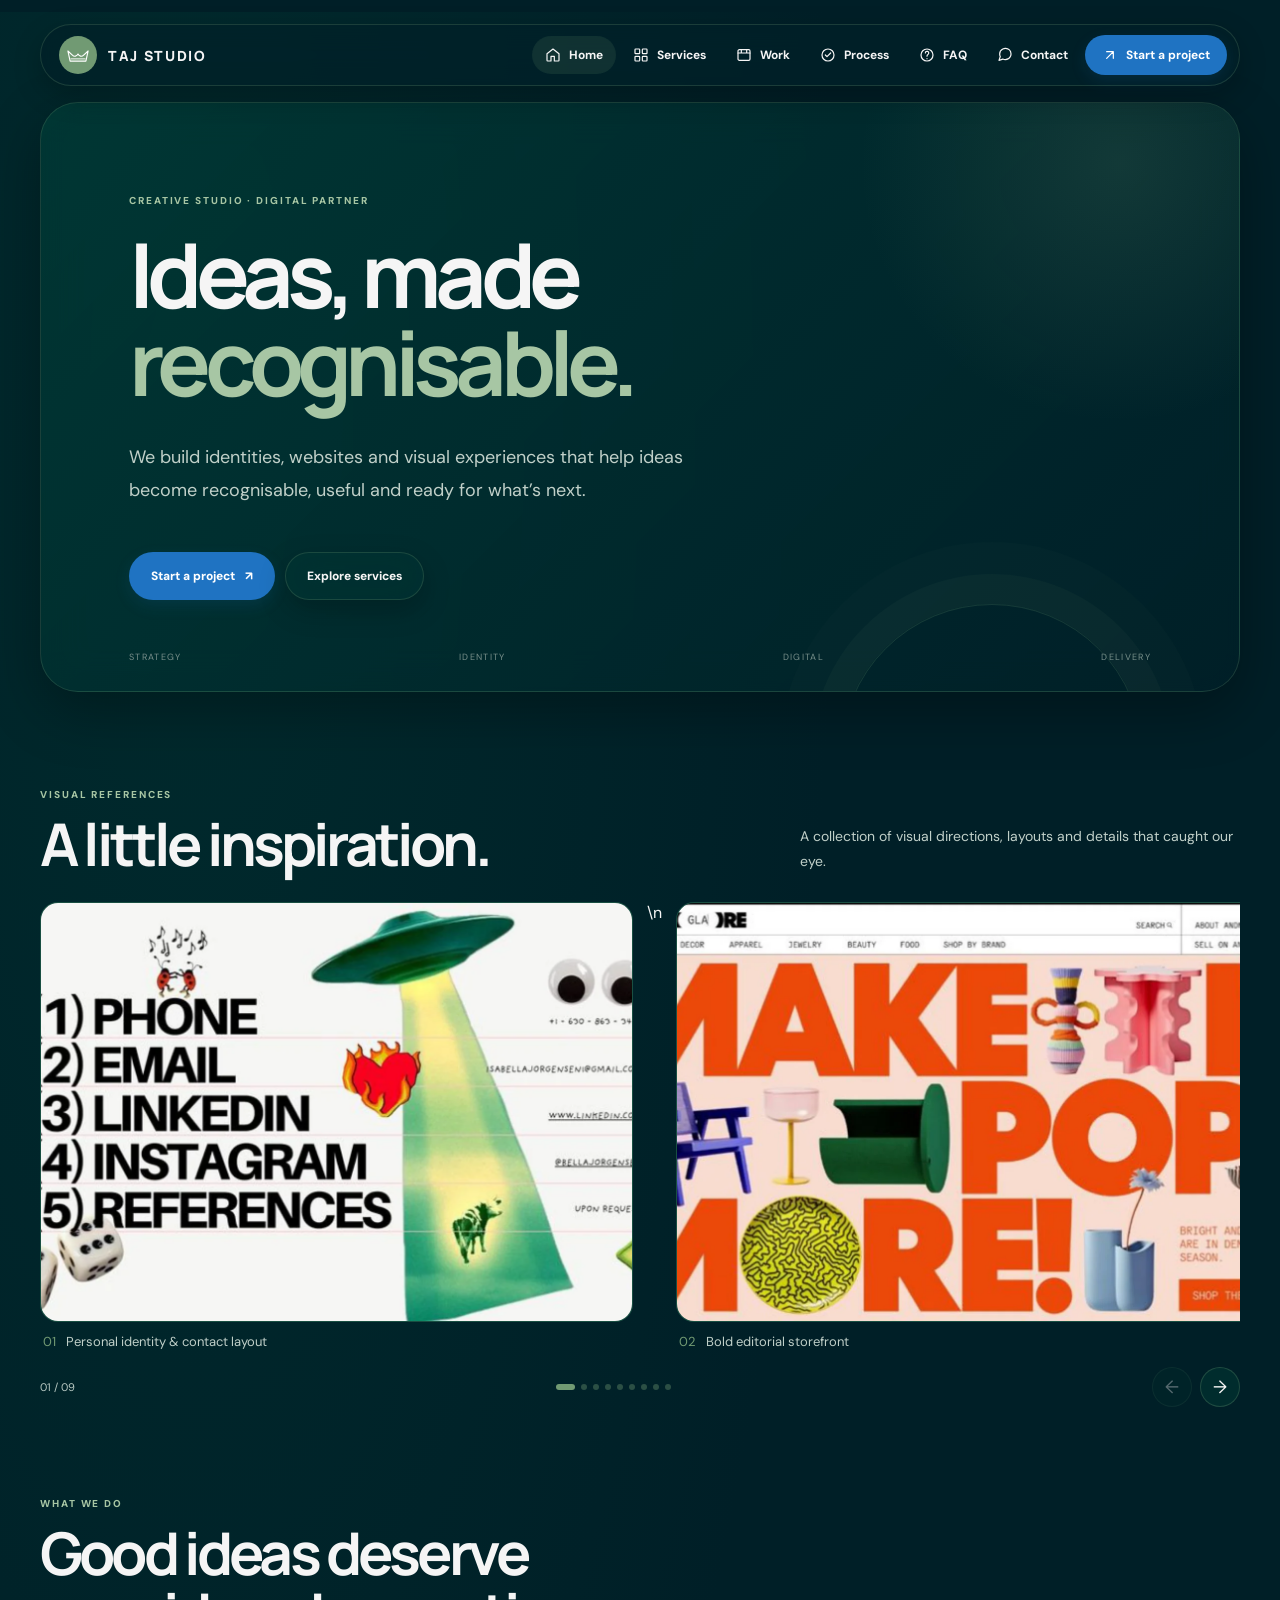
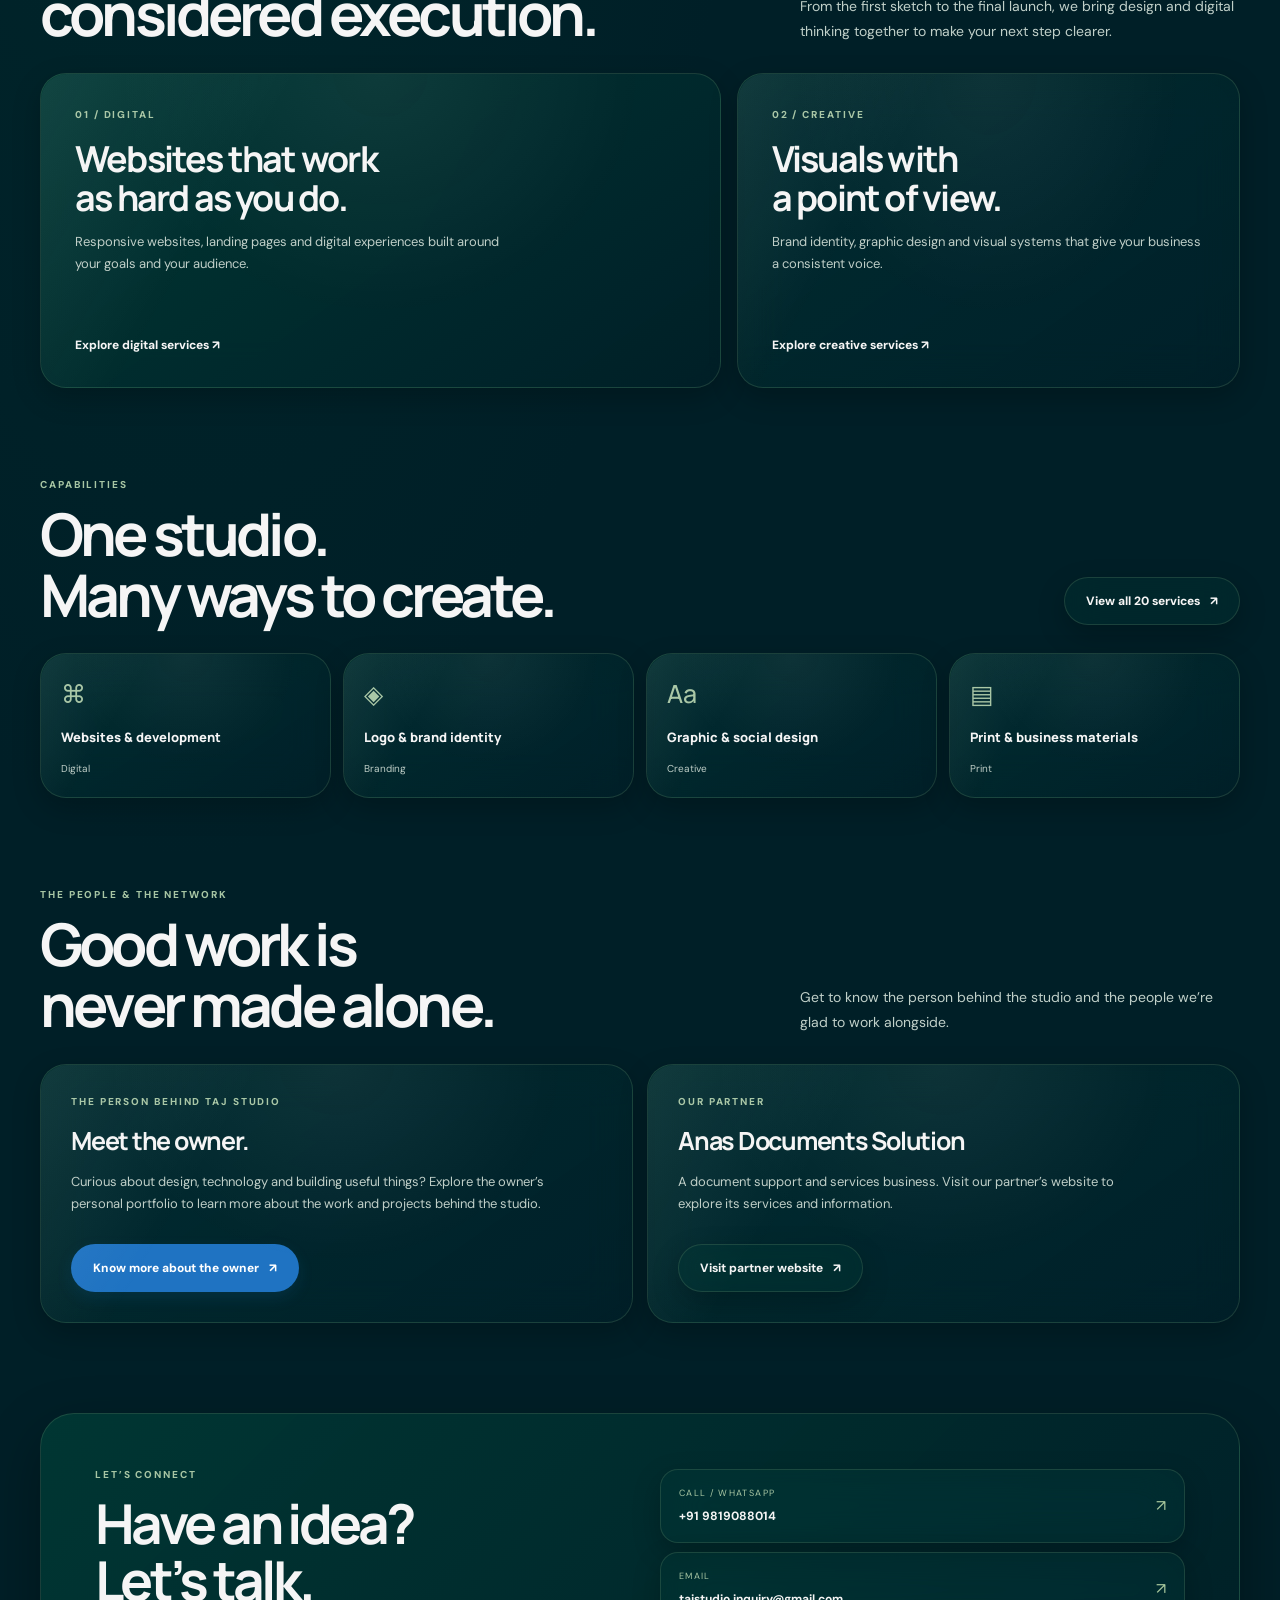
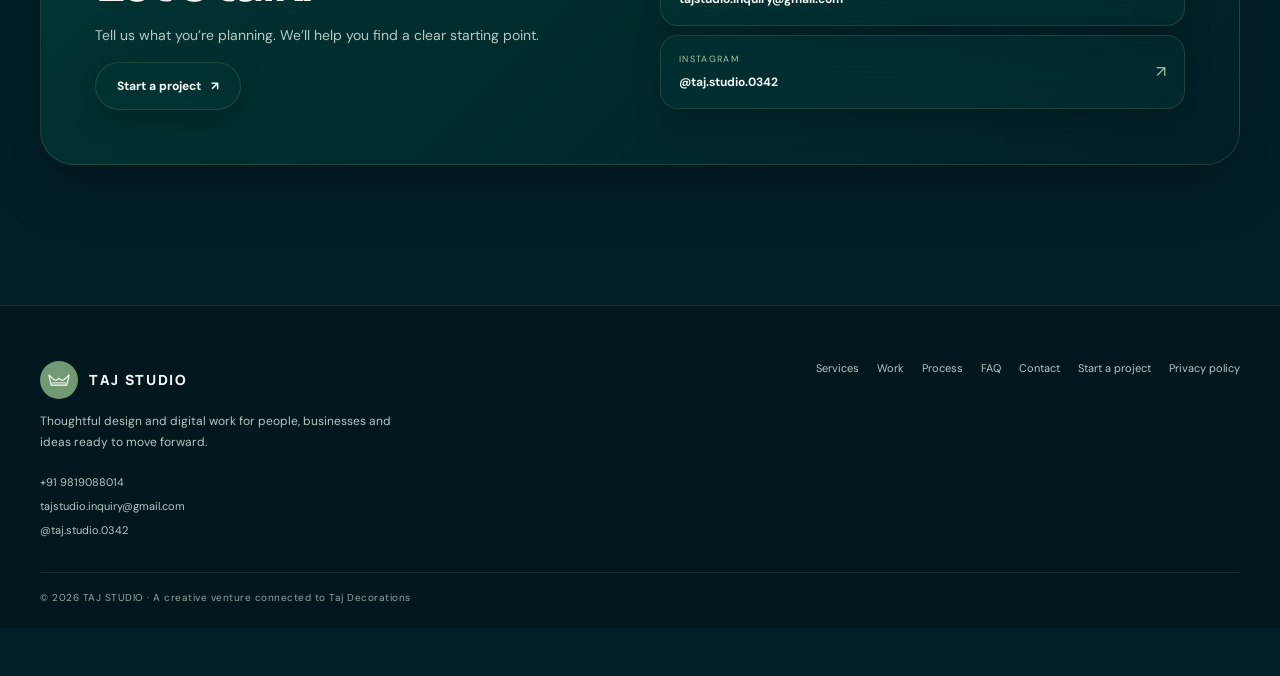
<file: index.html>
<!doctype html>
<html lang="en"><head><meta charset="utf-8"><meta name="viewport" content="width=device-width,initial-scale=1">
<meta name="description" content="TAJ STUDIO creative and digital studio offering web design, graphic design and brand identity."><meta name="theme-color" content="#001F27"><title>Home | TAJ STUDIO</title>
<link rel="icon" href="assets/favicon.svg"><link rel="stylesheet" href="assets/style.css"></head><body><header class="site-header"><a class="brand" href="index.html" aria-label="TAJ STUDIO home"><span class="brand-mark"><img src="assets/crown.svg" alt=""></span><span>TAJ STUDIO</span></a><button class="menu" aria-label="Toggle navigation" aria-expanded="false"><svg class="nav-icon" viewBox="0 0 24 24" aria-hidden="true"><path d="M4 7h16M4 12h16M4 17h16"/></svg></button><nav class="nav" aria-label="Main navigation"><a href="index.html" aria-label="Home" title="Home"><svg class="nav-icon" viewBox="0 0 24 24" aria-hidden="true"><path d="m3 10 9-7 9 7v10a1 1 0 0 1-1 1h-6v-7H9v7H4a1 1 0 0 1-1-1z"/></svg><span class="nav-label">Home</span></a><a href="services.html" aria-label="Services" title="Services"><svg class="nav-icon" viewBox="0 0 24 24" aria-hidden="true"><rect x="3" y="3" width="7" height="7" rx="1"/><rect x="14" y="3" width="7" height="7" rx="1"/><rect x="3" y="14" width="7" height="7" rx="1"/><rect x="14" y="14" width="7" height="7" rx="1"/></svg><span class="nav-label">Services</span></a><a href="work.html" aria-label="Work" title="Work"><svg class="nav-icon" viewBox="0 0 24 24" aria-hidden="true"><rect x="3" y="4" width="18" height="16" rx="2"/><path d="M3 9h18M8 4v5m8-5v5"/></svg><span class="nav-label">Work</span></a><a href="process.html" aria-label="Process" title="Process"><svg class="nav-icon" viewBox="0 0 24 24" aria-hidden="true"><circle cx="12" cy="12" r="9"/><path d="m8 12 2.5 2.5L16 9"/></svg><span class="nav-label">Process</span></a><a href="faq.html" aria-label="FAQ" title="FAQ"><svg class="nav-icon" viewBox="0 0 24 24" aria-hidden="true"><circle cx="12" cy="12" r="9"/><path d="M9.6 9a2.5 2.5 0 1 1 4.3 1.7c-1.2 1.1-1.9 1.5-1.9 3M12 17.5h.01"/></svg><span class="nav-label">FAQ</span></a><a href="contact.html" aria-label="Contact" title="Contact"><svg class="nav-icon" viewBox="0 0 24 24" aria-hidden="true"><path d="M21 10.5a8.4 8.4 0 0 1-.9 3.8 8.5 8.5 0 0 1-7.6 4.7 8.4 8.4 0 0 1-3.8-.9L3 20l1.9-5.7a8.4 8.4 0 0 1-.9-3.8A8.5 8.5 0 0 1 8.7 2.9a8.4 8.4 0 0 1 3.8-.9h.5a8.5 8.5 0 0 1 8 8z"/></svg><span class="nav-label">Contact</span></a><a class="nav-cta" href="start-project.html" aria-label="Start a project" title="Start a project"><svg class="nav-icon" viewBox="0 0 24 24" aria-hidden="true"><path d="M7 17 17 7M7 7h10v10"/></svg><span class="nav-label">Start a project</span></a></nav></header><main class="wrap">
<section class="hero reveal"><div class="eyebrow">CREATIVE STUDIO · DIGITAL PARTNER</div><h1>Ideas, made<br><span>recognisable.</span></h1><p>We build identities, websites and visual experiences that help ideas become recognisable, useful and ready for what’s next.</p><div class="actions"><a class="btn btn-dark" href="start-project.html">Start a project <span><span aria-hidden="true">↗</span></span></a><a class="btn btn-glass" href="services.html">Explore services</a></div><div class="hero-meta"><span>Strategy</span><span>Identity</span><span>Digital</span><span>Delivery</span></div></section>

<section class="section reveal inspiration-section" aria-labelledby="inspiration-title">
 <div class="section-head"><div><div class="kicker">VISUAL REFERENCES</div><h2 id="inspiration-title">A little inspiration.</h2></div><p>A collection of visual directions, layouts and details that caught our eye.</p></div>
 <div class="inspiration-carousel" data-carousel>
  <div class="inspiration-track" id="inspirationTrack" tabindex="0" aria-label="Visual reference carousel">
   <figure class="inspiration-slide"><img src="assets/inspiration/reference-01.webp" alt="Personal identity & contact layout" loading="lazy"><figcaption><span>01</span>Personal identity & contact layout</figcaption></figure>\n   <figure class="inspiration-slide"><img src="assets/inspiration/reference-02.webp" alt="Bold editorial storefront" loading="lazy"><figcaption><span>02</span>Bold editorial storefront</figcaption></figure>\n   <figure class="inspiration-slide"><img src="assets/inspiration/reference-03.webp" alt="Minimal studio portfolio" loading="lazy"><figcaption><span>03</span>Minimal studio portfolio</figcaption></figure>\n   <figure class="inspiration-slide"><img src="assets/inspiration/reference-04.webp" alt="Editorial portfolio layout" loading="lazy"><figcaption><span>04</span>Editorial portfolio layout</figcaption></figure>\n   <figure class="inspiration-slide"><img src="assets/inspiration/reference-05.webp" alt="Brutalist typography" loading="lazy"><figcaption><span>05</span>Brutalist typography</figcaption></figure>\n   <figure class="inspiration-slide"><img src="assets/inspiration/reference-06.webp" alt="Neo-brutalist components" loading="lazy"><figcaption><span>06</span>Neo-brutalist components</figcaption></figure>\n   <figure class="inspiration-slide"><img src="assets/inspiration/reference-07.webp" alt="Soft neumorphic interface" loading="lazy"><figcaption><span>07</span>Soft neumorphic interface</figcaption></figure>\n   <figure class="inspiration-slide"><img src="assets/inspiration/reference-08.webp" alt="Colour-led personal portfolio" loading="lazy"><figcaption><span>08</span>Colour-led personal portfolio</figcaption></figure>\n   <figure class="inspiration-slide"><img src="assets/inspiration/reference-09.webp" alt="Minimal fashion storefront" loading="lazy"><figcaption><span>09</span>Minimal fashion storefront</figcaption></figure>\n\n  </div>
  <div class="inspiration-controls"><span class="inspiration-count" data-carousel-count>01 / 09</span><div class="inspiration-dots" aria-label="Choose an image"></div><div class="inspiration-nav"><button class="inspiration-arrow" type="button" data-carousel-prev aria-label="Previous image">←</button><button class="inspiration-arrow" type="button" data-carousel-next aria-label="Next image">→</button></div></div>
 </div>
</section>

<section class="section reveal"><div class="section-head"><div><div class="kicker">WHAT WE DO</div><h2>Good ideas deserve<br>considered execution.</h2></div><p>From the first sketch to the final launch, we bring design and digital thinking together to make your next step clearer.</p></div><div class="bento"><article class="glass-card feature feature-dark"><div><div class="kicker">01 / DIGITAL</div><h3>Websites that work<br>as hard as you do.</h3><p>Responsive websites, landing pages and digital experiences built around your goals and your audience.</p></div><a class="feature-link" href="services.html">Explore digital services <span aria-hidden="true">↗</span></a></article><article class="glass-card feature feature-light"><div><div class="kicker">02 / CREATIVE</div><h3>Visuals with<br>a point of view.</h3><p>Brand identity, graphic design and visual systems that give your business a consistent voice.</p></div><a class="feature-link" href="services.html">Explore creative services <span aria-hidden="true">↗</span></a></article></div></section>
<section class="section reveal"><div class="section-head"><div><div class="kicker">CAPABILITIES</div><h2>One studio.<br>Many ways to create.</h2></div><a class="btn btn-glass" href="services.html">View all 20 services <span aria-hidden="true">↗</span></a></div><div class="service-preview"><a class="glass-card mini-service" href="services.html"><span class="symbol">⌘</span><b>Websites & development</b><small>Digital</small></a><a class="glass-card mini-service" href="services.html"><span class="symbol">◈</span><b>Logo & brand identity</b><small>Branding</small></a><a class="glass-card mini-service" href="services.html"><span class="symbol">Aa</span><b>Graphic & social design</b><small>Creative</small></a><a class="glass-card mini-service" href="services.html"><span class="symbol">▤</span><b>Print & business materials</b><small>Print</small></a></div></section>
<section class="section reveal"><div class="section-head"><div><div class="kicker">THE PEOPLE & THE NETWORK</div><h2>Good work is<br>never made alone.</h2></div><p>Get to know the person behind the studio and the people we’re glad to work alongside.</p></div><div class="people"><article class="glass-card person"><div class="kicker">THE PERSON BEHIND TAJ STUDIO</div><h3>Meet the owner.</h3><p>Curious about design, technology and building useful things? Explore the owner’s personal portfolio to learn more about the work and projects behind the studio.</p><a class="btn btn-dark" href="https://okdoomforhtmliscoolasf.github.io/Portfolio/" target="_blank" rel="noopener">Know more about the owner <span aria-hidden="true">↗</span></a></article><article class="glass-card person"><div class="kicker">OUR PARTNER</div><h3>Anas Documents Solution</h3><p>A document support and services business. Visit our partner’s website to explore its services and information.</p><a class="btn btn-glass" href="https://okdoomforhtmliscoolasf.github.io/Anas-Document-solution-/" target="_blank" rel="noopener">Visit partner website <span aria-hidden="true">↗</span></a></article></div></section>
<section class="section reveal"><div class="contact-band"><div><div class="kicker">LET’S CONNECT</div><h2>Have an idea?<br>Let’s talk.</h2><p>Tell us what you’re planning. We’ll help you find a clear starting point.</p><a class="btn btn-glass" href="start-project.html">Start a project <span aria-hidden="true">↗</span></a></div><div class="contact-list"><a href="tel:+919819088014"><span><small>CALL / WHATSAPP</small><b>+91 9819088014</b></span><span class="arrow"><span aria-hidden="true">↗</span></span></a><a href="mailto:tajstudio.inquiry@gmail.com"><span><small>EMAIL</small><b>tajstudio.inquiry@gmail.com</b></span><span class="arrow"><span aria-hidden="true">↗</span></span></a><a href="https://instagram.com/taj.studio.0342" target="_blank" rel="noopener"><span><small>INSTAGRAM</small><b>@taj.studio.0342</b></span><span class="arrow"><span aria-hidden="true">↗</span></span></a></div></div></section>
</main><footer><div class="wrap"><div class="footer-main"><div class="footer-brand"><a class="brand" href="index.html"><span class="brand-mark"><img src="assets/crown.svg" alt=""></span><span>TAJ STUDIO</span></a><p>Thoughtful design and digital work for people, businesses and ideas ready to move forward.</p><div class="footer-contact"><a href="tel:+919819088014">+91 9819088014</a><a href="mailto:tajstudio.inquiry@gmail.com">tajstudio.inquiry@gmail.com</a><a href="https://instagram.com/taj.studio.0342" target="_blank" rel="noopener">@taj.studio.0342</a></div></div><div class="footer-links"><a href="services.html">Services</a><a href="work.html">Work</a><a href="process.html">Process</a><a href="faq.html">FAQ</a><a href="contact.html">Contact</a><a href="start-project.html">Start a project</a><a href="privacy-policy.html">Privacy policy</a></div></div><div class="copyright">© <span data-year></span> TAJ STUDIO · A creative venture connected to Taj Decorations</div></div></footer><script src="assets/app.js"></script></body></html>
</file>
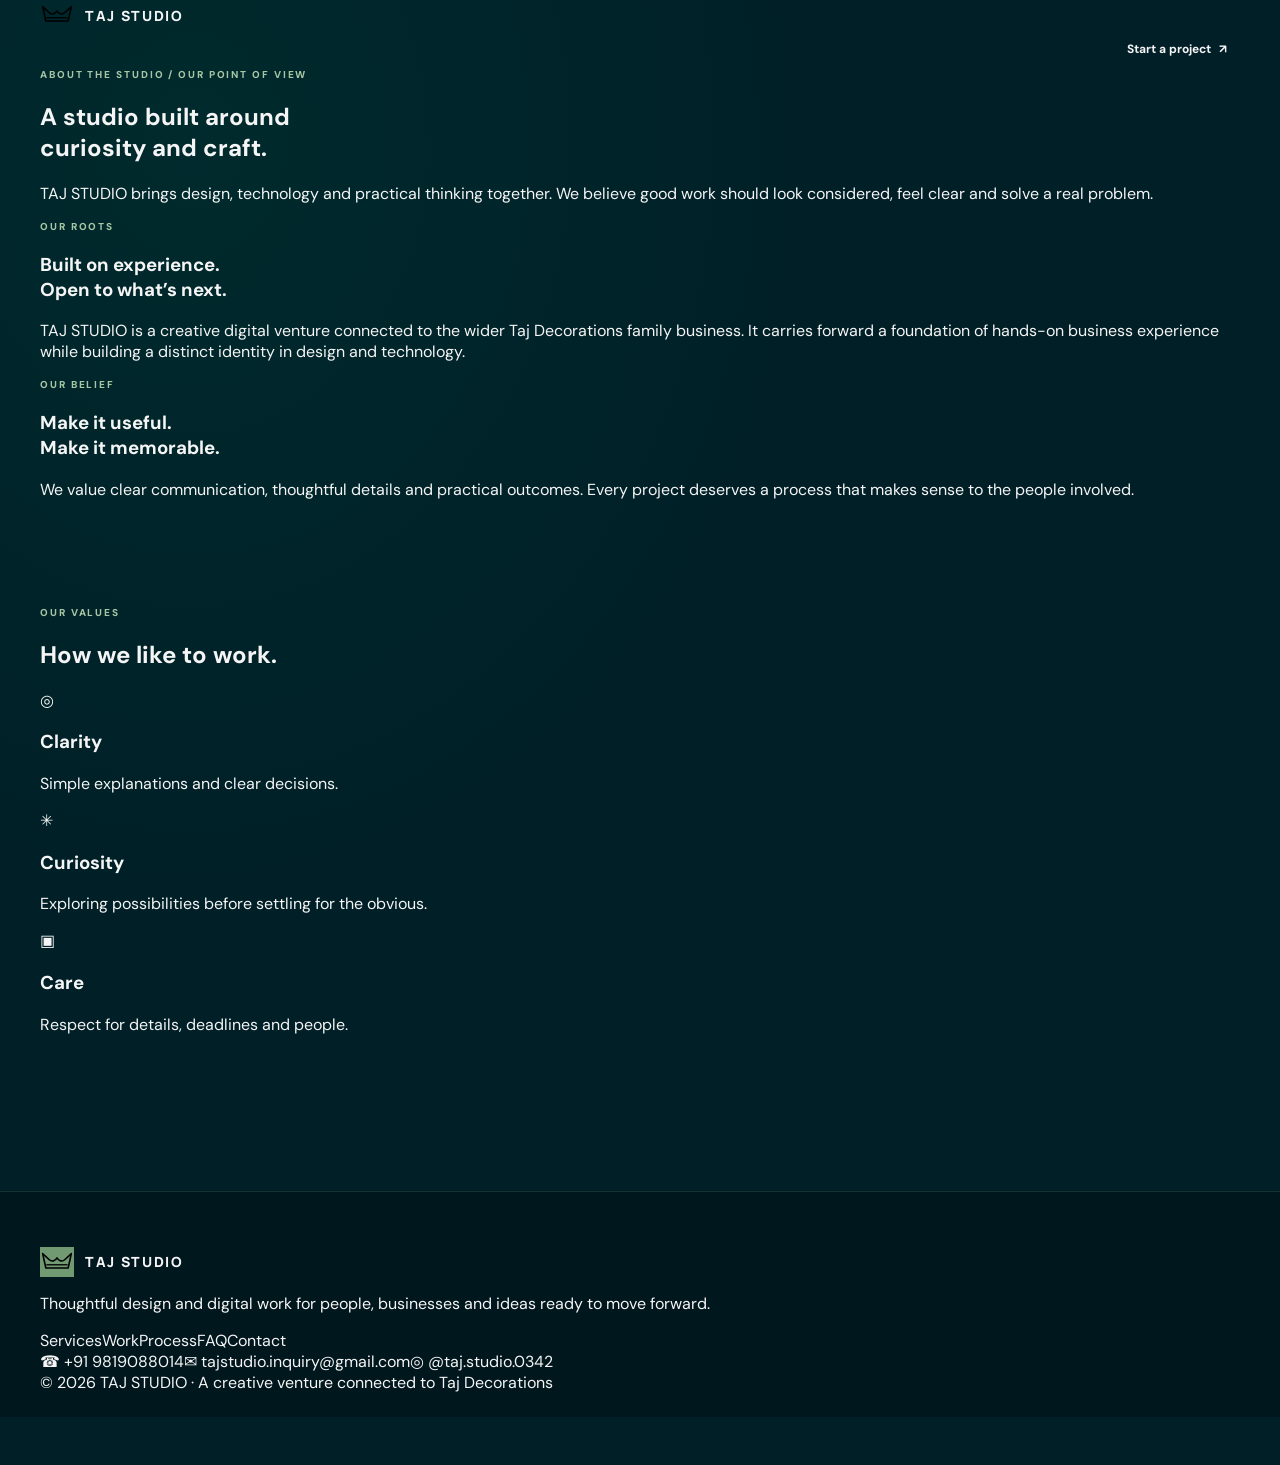
<file: about.html>
<!doctype html><html lang="en"><head><meta charset="utf-8"><meta name="viewport" content="width=device-width,initial-scale=1"><meta name="description" content="Learn about TAJ STUDIO and its approach to creative and digital work."><meta name="theme-color" content="#003A35"><title>About | TAJ STUDIO</title><link rel="icon" href="assets/favicon.svg"><link rel="stylesheet" href="assets/style.css"></head><body><div class="cursor"></div><header class="wrap top"><a class="brand" href="index.html"><span class="mark"><img src="assets/crown.svg" alt="" width="34" height="26"></span><span>TAJ STUDIO</span></a><button class="menu" aria-label="Toggle navigation">☰</button><nav class="nav" aria-label="Main navigation">
<a class="iconlink" href="index.html" aria-label="Home" title="Home"><svg viewBox="0 0 24 24" aria-hidden="true"><path d="m3 10 9-7 9 7v10a1 1 0 0 1-1 1h-5v-7H9v7H4a1 1 0 0 1-1-1Z"/></svg></a>
<a class="iconlink" href="services.html" aria-label="Services" title="Services"><svg viewBox="0 0 24 24" aria-hidden="true"><path d="M14.7 6.3a5 5 0 0 0-6.4 6.4L3 18l3 3 5.3-5.3a5 5 0 0 0 6.4-6.4l-3 3-3-3Z"/></svg></a>
<a class="iconlink" href="work.html" aria-label="Work" title="Work"><svg viewBox="0 0 24 24" aria-hidden="true"><rect x="3" y="7" width="18" height="13" rx="2"/><path d="M8 7V5a2 2 0 0 1 2-2h4a2 2 0 0 1 2 2v2M3 12h18M10 12v2h4v-2"/></svg></a>
<a class="iconlink" href="contact.html" aria-label="Contact" title="Contact"><svg viewBox="0 0 24 24" aria-hidden="true"><circle cx="12" cy="8" r="3.5"/><path d="M5 21a7 7 0 0 1 14 0"/></svg></a>
<a class="navcta" href="start-project.html">Start a project <span aria-hidden="true">↗</span></a>
</nav></header><main class="wrap"><section class="pagehead reveal"><div class="eyebrow">ABOUT THE STUDIO / OUR POINT OF VIEW</div><h1>A studio built around<br>curiosity and craft.</h1><p>TAJ STUDIO brings design, technology and practical thinking together. We believe good work should look considered, feel clear and solve a real problem.</p></section><section class="split section"><div class="panel dark"><div class="kicker">OUR ROOTS</div><h3>Built on experience.<br>Open to what’s next.</h3><p>TAJ STUDIO is a creative digital venture connected to the wider Taj Decorations family business. It carries forward a foundation of hands-on business experience while building a distinct identity in design and technology.</p></div><div class="panel"><div class="kicker">OUR BELIEF</div><h3>Make it useful.<br>Make it memorable.</h3><p>We value clear communication, thoughtful details and practical outcomes. Every project deserves a process that makes sense to the people involved.</p></div></section><section class="section"><div class="head"><div class="kicker">OUR VALUES</div><h2>How we like to work.</h2></div><div class="cards"><article class="card"><div class="icon">◎</div><h3>Clarity</h3><p>Simple explanations and clear decisions.</p></article><article class="card"><div class="icon">✳</div><h3>Curiosity</h3><p>Exploring possibilities before settling for the obvious.</p></article><article class="card"><div class="icon">▣</div><h3>Care</h3><p>Respect for details, deadlines and people.</p></article></div></section></main><footer><div class="wrap"><div class="foot"><div><a class="brand" href="index.html" style="color:white"><span class="mark" style="background:var(--sage)"><img src="assets/crown.svg" alt="" width="34" height="26"></span><span>TAJ STUDIO</span></a><p>Thoughtful design and digital work for people, businesses and ideas ready to move forward.</p></div><div class="foot-column"><div class="footlinks"><a href="services.html">Services</a><a href="work.html">Work</a><a href="process.html">Process</a><a href="faq.html">FAQ</a><a href="contact.html">Contact</a></div><div class="foot-contact"><a href="tel:+919819088014">☎ +91 9819088014</a><a href="mailto:tajstudio.inquiry@gmail.com">✉ tajstudio.inquiry@gmail.com</a><a href="https://instagram.com/taj.studio.0342" target="_blank" rel="noopener">◎ @taj.studio.0342</a></div></div></div><div class="copy">© <span data-year></span> TAJ STUDIO · A creative venture connected to Taj Decorations</div></div></footer><script src="assets/app.js"></script></body></html>
</file>
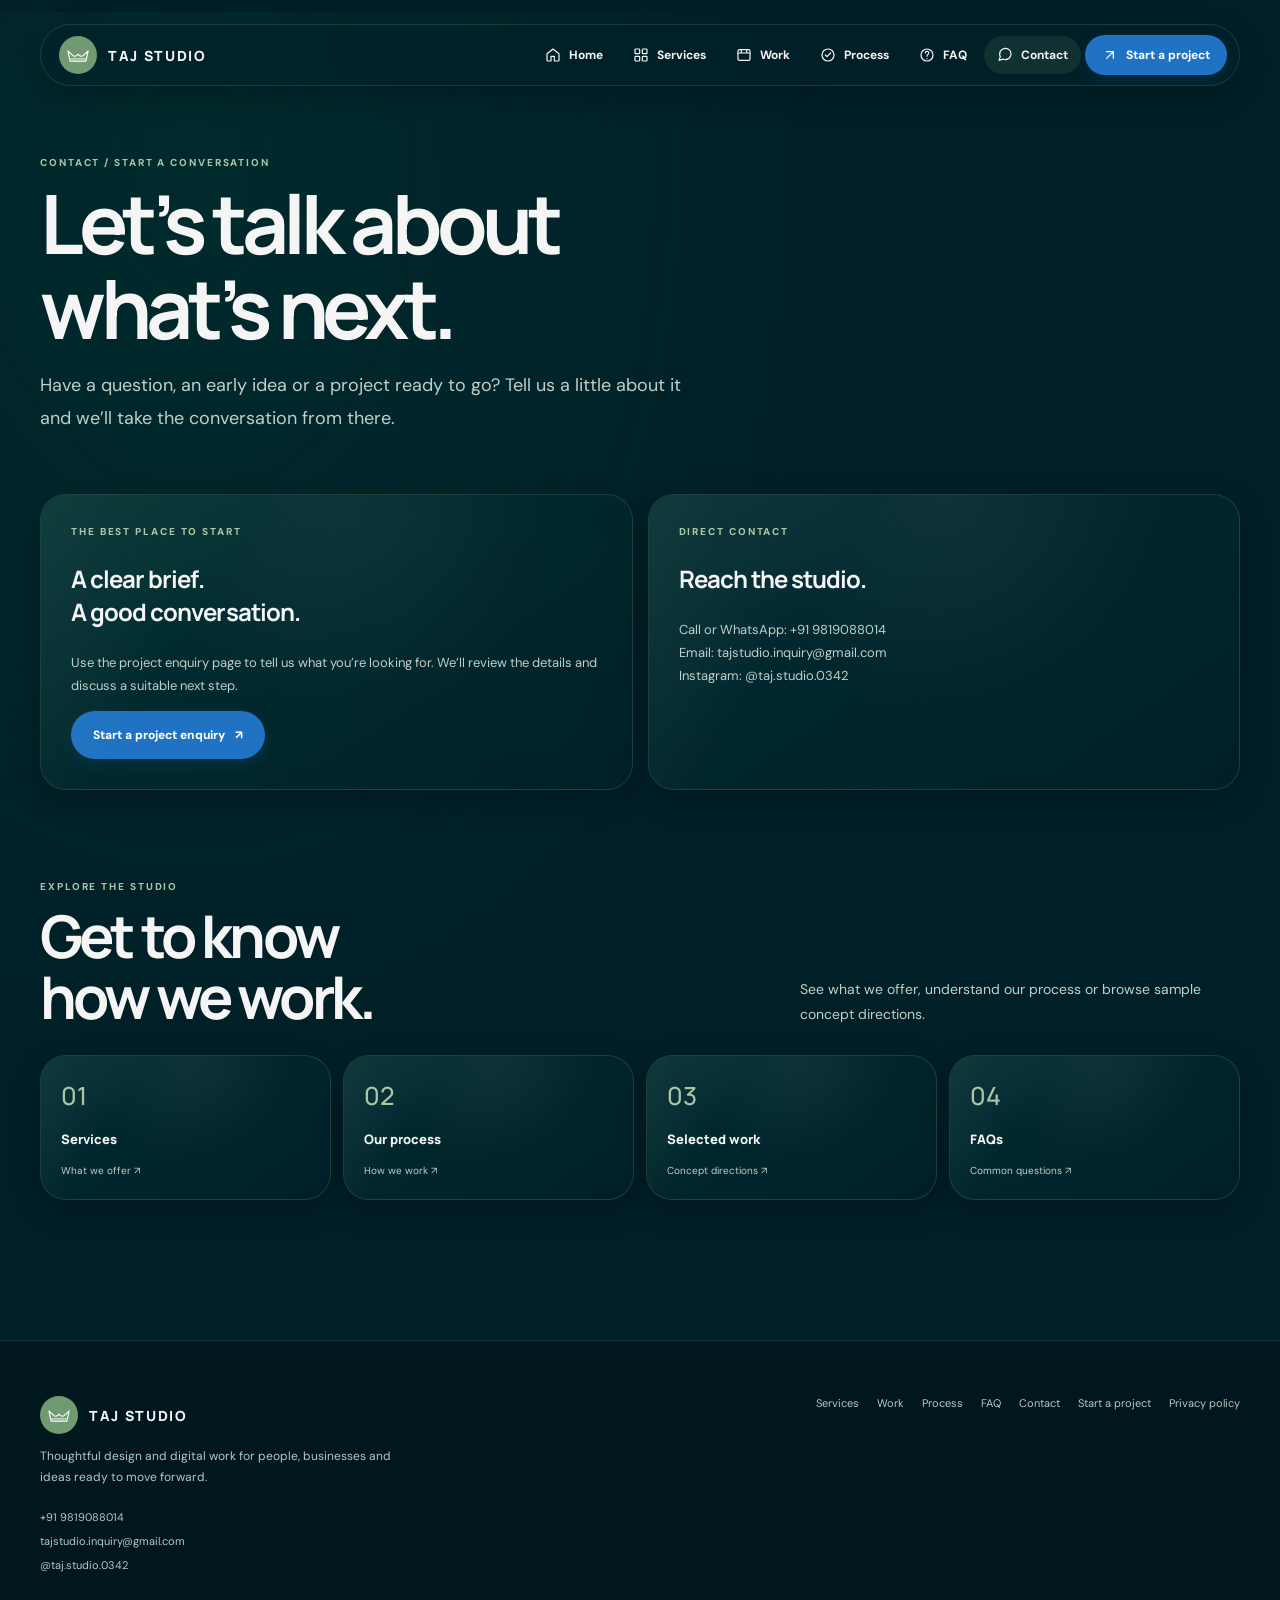
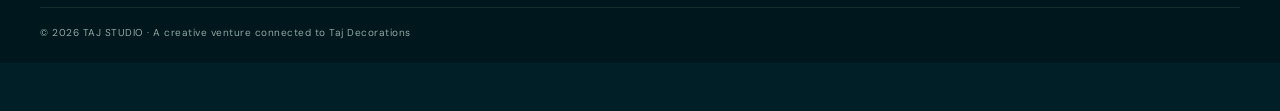
<file: contact.html>
<!doctype html>
<html lang="en"><head><meta charset="utf-8"><meta name="viewport" content="width=device-width,initial-scale=1">
<meta name="description" content="Contact TAJ STUDIO by phone, email or project enquiry."><meta name="theme-color" content="#001F27"><title>Contact | TAJ STUDIO</title>
<link rel="icon" href="assets/favicon.svg"><link rel="stylesheet" href="assets/style.css"></head><body><header class="site-header"><a class="brand" href="index.html" aria-label="TAJ STUDIO home"><span class="brand-mark"><img src="assets/crown.svg" alt=""></span><span>TAJ STUDIO</span></a><button class="menu" aria-label="Toggle navigation" aria-expanded="false"><svg class="nav-icon" viewBox="0 0 24 24" aria-hidden="true"><path d="M4 7h16M4 12h16M4 17h16"/></svg></button><nav class="nav" aria-label="Main navigation"><a href="index.html" aria-label="Home" title="Home"><svg class="nav-icon" viewBox="0 0 24 24" aria-hidden="true"><path d="m3 10 9-7 9 7v10a1 1 0 0 1-1 1h-6v-7H9v7H4a1 1 0 0 1-1-1z"/></svg><span class="nav-label">Home</span></a><a href="services.html" aria-label="Services" title="Services"><svg class="nav-icon" viewBox="0 0 24 24" aria-hidden="true"><rect x="3" y="3" width="7" height="7" rx="1"/><rect x="14" y="3" width="7" height="7" rx="1"/><rect x="3" y="14" width="7" height="7" rx="1"/><rect x="14" y="14" width="7" height="7" rx="1"/></svg><span class="nav-label">Services</span></a><a href="work.html" aria-label="Work" title="Work"><svg class="nav-icon" viewBox="0 0 24 24" aria-hidden="true"><rect x="3" y="4" width="18" height="16" rx="2"/><path d="M3 9h18M8 4v5m8-5v5"/></svg><span class="nav-label">Work</span></a><a href="process.html" aria-label="Process" title="Process"><svg class="nav-icon" viewBox="0 0 24 24" aria-hidden="true"><circle cx="12" cy="12" r="9"/><path d="m8 12 2.5 2.5L16 9"/></svg><span class="nav-label">Process</span></a><a href="faq.html" aria-label="FAQ" title="FAQ"><svg class="nav-icon" viewBox="0 0 24 24" aria-hidden="true"><circle cx="12" cy="12" r="9"/><path d="M9.6 9a2.5 2.5 0 1 1 4.3 1.7c-1.2 1.1-1.9 1.5-1.9 3M12 17.5h.01"/></svg><span class="nav-label">FAQ</span></a><a href="contact.html" aria-label="Contact" title="Contact"><svg class="nav-icon" viewBox="0 0 24 24" aria-hidden="true"><path d="M21 10.5a8.4 8.4 0 0 1-.9 3.8 8.5 8.5 0 0 1-7.6 4.7 8.4 8.4 0 0 1-3.8-.9L3 20l1.9-5.7a8.4 8.4 0 0 1-.9-3.8A8.5 8.5 0 0 1 8.7 2.9a8.4 8.4 0 0 1 3.8-.9h.5a8.5 8.5 0 0 1 8 8z"/></svg><span class="nav-label">Contact</span></a><a class="nav-cta" href="start-project.html" aria-label="Start a project" title="Start a project"><svg class="nav-icon" viewBox="0 0 24 24" aria-hidden="true"><path d="M7 17 17 7M7 7h10v10"/></svg><span class="nav-label">Start a project</span></a></nav></header><main class="wrap">
<section class="page-head reveal"><div class="eyebrow">CONTACT / START A CONVERSATION</div><h1>Let’s talk about<br>what’s next.</h1><p>Have a question, an early idea or a project ready to go? Tell us a little about it and we’ll take the conversation from there.</p></section>
<section class="section contact-grid"><article class="glass-card contact-card"><div class="kicker">THE BEST PLACE TO START</div><h3>A clear brief.<br>A good conversation.</h3><p>Use the project enquiry page to tell us what you’re looking for. We’ll review the details and discuss a suitable next step.</p><a class="btn btn-dark" href="start-project.html">Start a project enquiry <span aria-hidden="true">↗</span></a></article><article class="glass-card contact-card"><div class="kicker">DIRECT CONTACT</div><h3>Reach the studio.</h3><p>Call or WhatsApp: <a href="tel:+919819088014">+91 9819088014</a><br>Email: <a href="mailto:tajstudio.inquiry@gmail.com">tajstudio.inquiry@gmail.com</a><br>Instagram: <a href="https://instagram.com/taj.studio.0342" target="_blank" rel="noopener">@taj.studio.0342</a></p></article></section>
<section class="section"><div class="section-head"><div><div class="kicker">EXPLORE THE STUDIO</div><h2>Get to know<br>how we work.</h2></div><p>See what we offer, understand our process or browse sample concept directions.</p></div><div class="service-preview"><a class="glass-card mini-service" href="services.html"><span class="symbol">01</span><b>Services</b><small>What we offer <span aria-hidden="true">↗</span></small></a><a class="glass-card mini-service" href="process.html"><span class="symbol">02</span><b>Our process</b><small>How we work <span aria-hidden="true">↗</span></small></a><a class="glass-card mini-service" href="work.html"><span class="symbol">03</span><b>Selected work</b><small>Concept directions <span aria-hidden="true">↗</span></small></a><a class="glass-card mini-service" href="faq.html"><span class="symbol">04</span><b>FAQs</b><small>Common questions <span aria-hidden="true">↗</span></small></a></div></section>
</main><footer><div class="wrap"><div class="footer-main"><div class="footer-brand"><a class="brand" href="index.html"><span class="brand-mark"><img src="assets/crown.svg" alt=""></span><span>TAJ STUDIO</span></a><p>Thoughtful design and digital work for people, businesses and ideas ready to move forward.</p><div class="footer-contact"><a href="tel:+919819088014">+91 9819088014</a><a href="mailto:tajstudio.inquiry@gmail.com">tajstudio.inquiry@gmail.com</a><a href="https://instagram.com/taj.studio.0342" target="_blank" rel="noopener">@taj.studio.0342</a></div></div><div class="footer-links"><a href="services.html">Services</a><a href="work.html">Work</a><a href="process.html">Process</a><a href="faq.html">FAQ</a><a href="contact.html">Contact</a><a href="start-project.html">Start a project</a><a href="privacy-policy.html">Privacy policy</a></div></div><div class="copyright">© <span data-year></span> TAJ STUDIO · A creative venture connected to Taj Decorations</div></div></footer><script src="assets/app.js"></script></body></html>
</file>
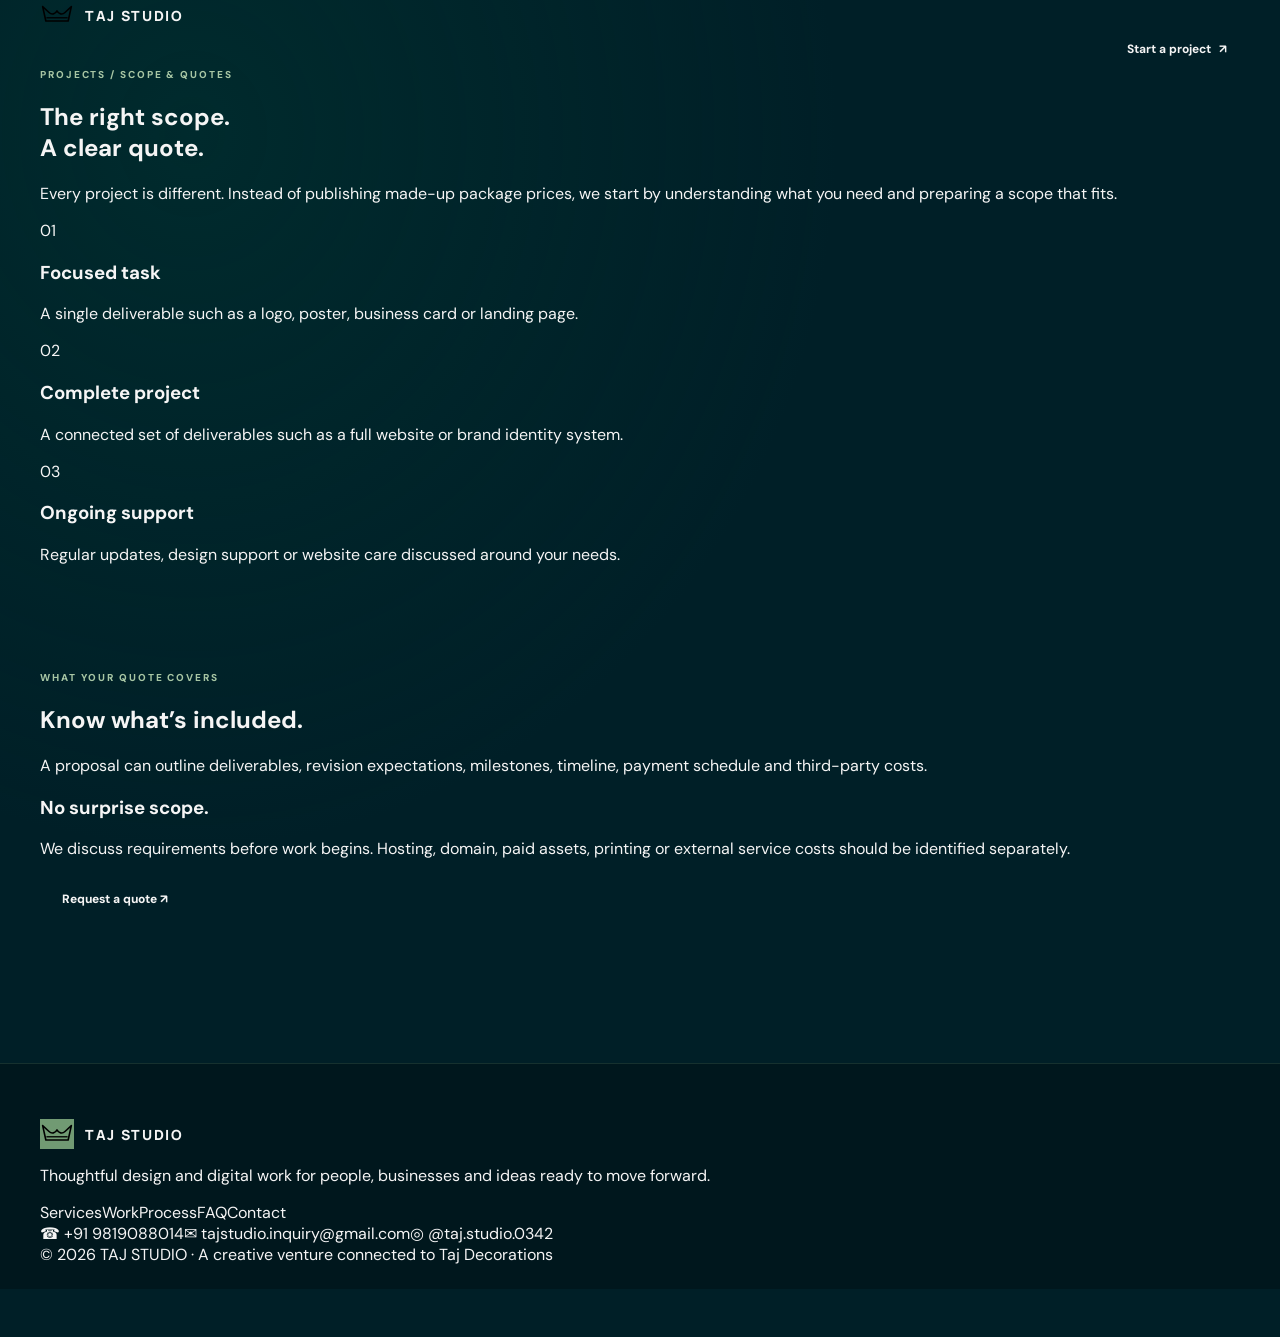
<file: engagement.html>
<!doctype html><html lang="en"><head><meta charset="utf-8"><meta name="viewport" content="width=device-width,initial-scale=1"><meta name="description" content="Understand how TAJ STUDIO scopes and quotes creative projects."><meta name="theme-color" content="#003A35"><title>Engagement | TAJ STUDIO</title><link rel="icon" href="assets/favicon.svg"><link rel="stylesheet" href="assets/style.css"></head><body><div class="cursor"></div><header class="wrap top"><a class="brand" href="index.html"><span class="mark"><img src="assets/crown.svg" alt="" width="34" height="26"></span><span>TAJ STUDIO</span></a><button class="menu" aria-label="Toggle navigation">☰</button><nav class="nav" aria-label="Main navigation">
<a class="iconlink" href="index.html" aria-label="Home" title="Home"><svg viewBox="0 0 24 24" aria-hidden="true"><path d="m3 10 9-7 9 7v10a1 1 0 0 1-1 1h-5v-7H9v7H4a1 1 0 0 1-1-1Z"/></svg></a>
<a class="iconlink" href="services.html" aria-label="Services" title="Services"><svg viewBox="0 0 24 24" aria-hidden="true"><path d="M14.7 6.3a5 5 0 0 0-6.4 6.4L3 18l3 3 5.3-5.3a5 5 0 0 0 6.4-6.4l-3 3-3-3Z"/></svg></a>
<a class="iconlink" href="work.html" aria-label="Work" title="Work"><svg viewBox="0 0 24 24" aria-hidden="true"><rect x="3" y="7" width="18" height="13" rx="2"/><path d="M8 7V5a2 2 0 0 1 2-2h4a2 2 0 0 1 2 2v2M3 12h18M10 12v2h4v-2"/></svg></a>
<a class="iconlink" href="contact.html" aria-label="Contact" title="Contact"><svg viewBox="0 0 24 24" aria-hidden="true"><circle cx="12" cy="8" r="3.5"/><path d="M5 21a7 7 0 0 1 14 0"/></svg></a>
<a class="navcta" href="start-project.html">Start a project <span aria-hidden="true">↗</span></a>
</nav></header><main class="wrap"><section class="pagehead reveal"><div class="eyebrow">PROJECTS / SCOPE & QUOTES</div><h1>The right scope.<br>A clear quote.</h1><p>Every project is different. Instead of publishing made-up package prices, we start by understanding what you need and preparing a scope that fits.</p></section><section class="cards section"><article class="card"><div class="icon">01</div><h3>Focused task</h3><p>A single deliverable such as a logo, poster, business card or landing page.</p></article><article class="card"><div class="icon">02</div><h3>Complete project</h3><p>A connected set of deliverables such as a full website or brand identity system.</p></article><article class="card"><div class="icon">03</div><h3>Ongoing support</h3><p>Regular updates, design support or website care discussed around your needs.</p></article></section><section class="split section"><div><div class="kicker">WHAT YOUR QUOTE COVERS</div><h2>Know what’s included.</h2><p class="intro">A proposal can outline deliverables, revision expectations, milestones, timeline, payment schedule and third-party costs.</p></div><div class="panel"><h3>No surprise scope.</h3><p>We discuss requirements before work begins. Hosting, domain, paid assets, printing or external service costs should be identified separately.</p><a class="btn primary" href="start-project.html">Request a quote ↗</a></div></section></main><footer><div class="wrap"><div class="foot"><div><a class="brand" href="index.html" style="color:white"><span class="mark" style="background:var(--sage)"><img src="assets/crown.svg" alt="" width="34" height="26"></span><span>TAJ STUDIO</span></a><p>Thoughtful design and digital work for people, businesses and ideas ready to move forward.</p></div><div class="foot-column"><div class="footlinks"><a href="services.html">Services</a><a href="work.html">Work</a><a href="process.html">Process</a><a href="faq.html">FAQ</a><a href="contact.html">Contact</a></div><div class="foot-contact"><a href="tel:+919819088014">☎ +91 9819088014</a><a href="mailto:tajstudio.inquiry@gmail.com">✉ tajstudio.inquiry@gmail.com</a><a href="https://instagram.com/taj.studio.0342" target="_blank" rel="noopener">◎ @taj.studio.0342</a></div></div></div><div class="copy">© <span data-year></span> TAJ STUDIO · A creative venture connected to Taj Decorations</div></div></footer><script src="assets/app.js"></script></body></html>
</file>
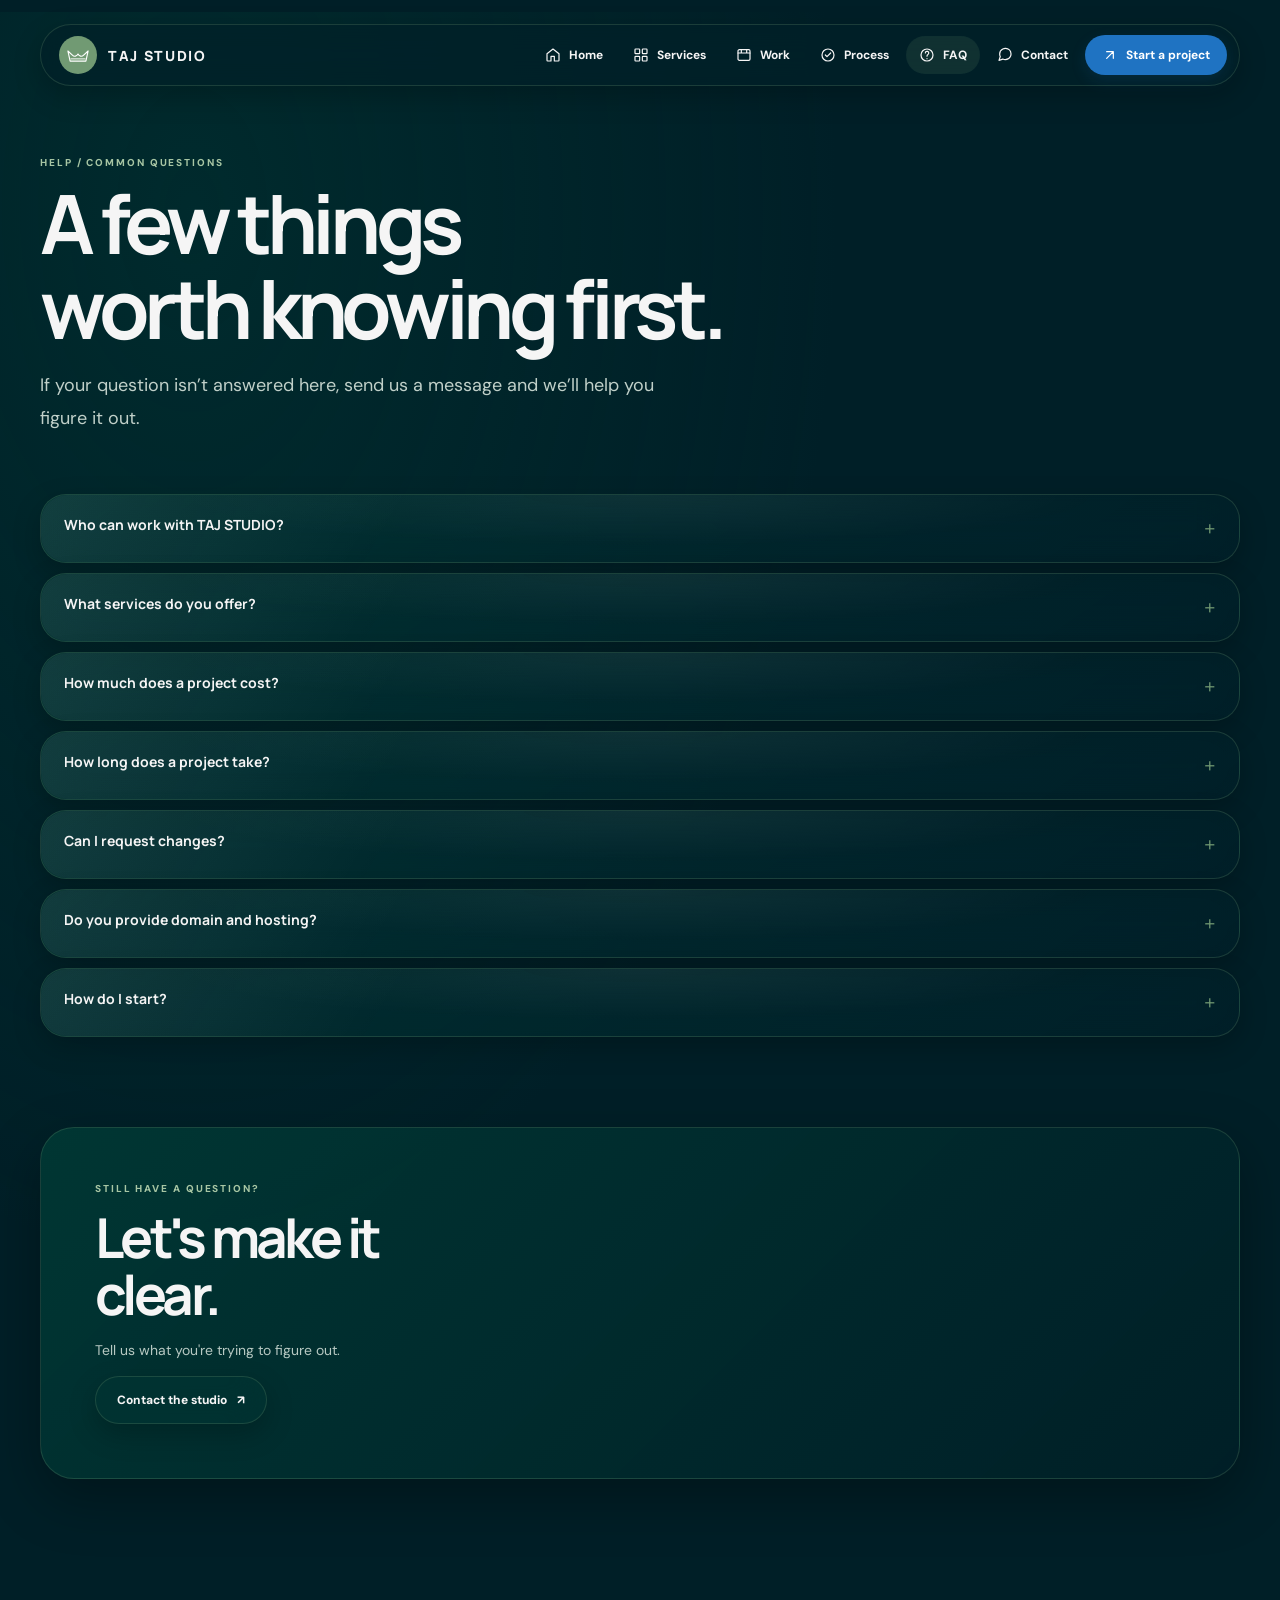
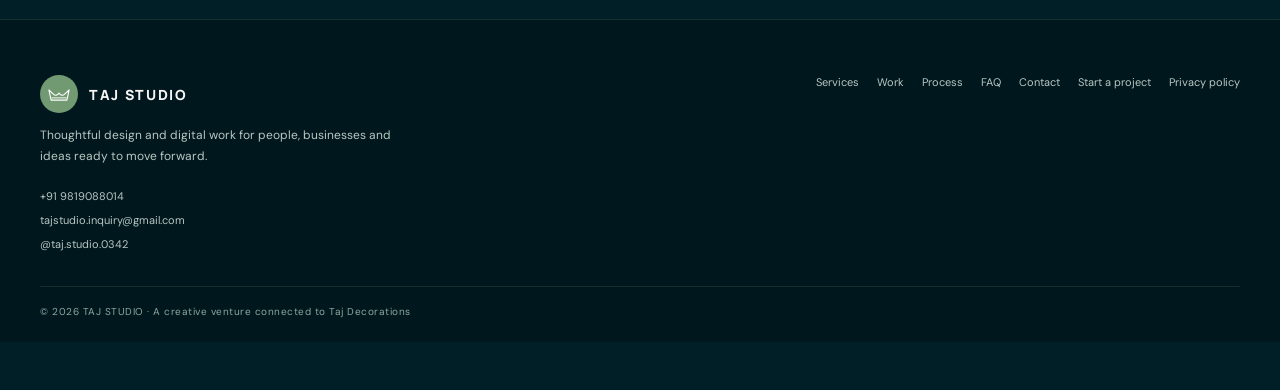
<file: faq.html>
<!doctype html>
<html lang="en"><head><meta charset="utf-8"><meta name="viewport" content="width=device-width,initial-scale=1">
<meta name="description" content="Frequently asked questions about working with TAJ STUDIO."><meta name="theme-color" content="#001F27"><title>FAQ | TAJ STUDIO</title>
<link rel="icon" href="assets/favicon.svg"><link rel="stylesheet" href="assets/style.css"></head><body><header class="site-header"><a class="brand" href="index.html" aria-label="TAJ STUDIO home"><span class="brand-mark"><img src="assets/crown.svg" alt=""></span><span>TAJ STUDIO</span></a><button class="menu" aria-label="Toggle navigation" aria-expanded="false"><svg class="nav-icon" viewBox="0 0 24 24" aria-hidden="true"><path d="M4 7h16M4 12h16M4 17h16"/></svg></button><nav class="nav" aria-label="Main navigation"><a href="index.html" aria-label="Home" title="Home"><svg class="nav-icon" viewBox="0 0 24 24" aria-hidden="true"><path d="m3 10 9-7 9 7v10a1 1 0 0 1-1 1h-6v-7H9v7H4a1 1 0 0 1-1-1z"/></svg><span class="nav-label">Home</span></a><a href="services.html" aria-label="Services" title="Services"><svg class="nav-icon" viewBox="0 0 24 24" aria-hidden="true"><rect x="3" y="3" width="7" height="7" rx="1"/><rect x="14" y="3" width="7" height="7" rx="1"/><rect x="3" y="14" width="7" height="7" rx="1"/><rect x="14" y="14" width="7" height="7" rx="1"/></svg><span class="nav-label">Services</span></a><a href="work.html" aria-label="Work" title="Work"><svg class="nav-icon" viewBox="0 0 24 24" aria-hidden="true"><rect x="3" y="4" width="18" height="16" rx="2"/><path d="M3 9h18M8 4v5m8-5v5"/></svg><span class="nav-label">Work</span></a><a href="process.html" aria-label="Process" title="Process"><svg class="nav-icon" viewBox="0 0 24 24" aria-hidden="true"><circle cx="12" cy="12" r="9"/><path d="m8 12 2.5 2.5L16 9"/></svg><span class="nav-label">Process</span></a><a href="faq.html" aria-label="FAQ" title="FAQ"><svg class="nav-icon" viewBox="0 0 24 24" aria-hidden="true"><circle cx="12" cy="12" r="9"/><path d="M9.6 9a2.5 2.5 0 1 1 4.3 1.7c-1.2 1.1-1.9 1.5-1.9 3M12 17.5h.01"/></svg><span class="nav-label">FAQ</span></a><a href="contact.html" aria-label="Contact" title="Contact"><svg class="nav-icon" viewBox="0 0 24 24" aria-hidden="true"><path d="M21 10.5a8.4 8.4 0 0 1-.9 3.8 8.5 8.5 0 0 1-7.6 4.7 8.4 8.4 0 0 1-3.8-.9L3 20l1.9-5.7a8.4 8.4 0 0 1-.9-3.8A8.5 8.5 0 0 1 8.7 2.9a8.4 8.4 0 0 1 3.8-.9h.5a8.5 8.5 0 0 1 8 8z"/></svg><span class="nav-label">Contact</span></a><a class="nav-cta" href="start-project.html" aria-label="Start a project" title="Start a project"><svg class="nav-icon" viewBox="0 0 24 24" aria-hidden="true"><path d="M7 17 17 7M7 7h10v10"/></svg><span class="nav-label">Start a project</span></a></nav></header><main class="wrap"><section class="page-head reveal"><div class="eyebrow">HELP / COMMON QUESTIONS</div><h1>A few things<br>worth knowing first.</h1><p>If your question isn’t answered here, send us a message and we’ll help you figure it out.</p></section><section class="section faq-list"><details class="glass-card faq-item"><summary>Who can work with TAJ STUDIO?</summary><p>Individuals, new businesses, local shops, growing brands and established organisations. Each enquiry is reviewed based on fit and capacity.</p></details>
<details class="glass-card faq-item"><summary>What services do you offer?</summary><p>Website design and development, brand identity, graphic design, logo design, business stationery, social media design, landing pages and website care.</p></details>
<details class="glass-card faq-item"><summary>How much does a project cost?</summary><p>Costs depend on scope, complexity and deliverables. We prepare a quote after understanding requirements.</p></details>
<details class="glass-card faq-item"><summary>How long does a project take?</summary><p>Timing depends on the work involved, feedback and content readiness. A timeline is discussed before a project begins.</p></details>
<details class="glass-card faq-item"><summary>Can I request changes?</summary><p>Revision rounds and what they cover should be agreed in the project scope before work starts.</p></details>
<details class="glass-card faq-item"><summary>Do you provide domain and hosting?</summary><p>These can be discussed as part of a website project. Any third-party costs and account ownership should be clear in the proposal.</p></details>
<details class="glass-card faq-item"><summary>How do I start?</summary><p>Use the project enquiry form. Share what you need, your preferred timeline and useful references.</p></details></section><section class="section"><div class="contact-band"><div><div class="kicker">STILL HAVE A QUESTION?</div><h2>Let's make it<br>clear.</h2><p>Tell us what you're trying to figure out.</p><a class="btn btn-glass" href="contact.html">Contact the studio <span aria-hidden="true">↗</span></a></div></div></section></main><footer><div class="wrap"><div class="footer-main"><div class="footer-brand"><a class="brand" href="index.html"><span class="brand-mark"><img src="assets/crown.svg" alt=""></span><span>TAJ STUDIO</span></a><p>Thoughtful design and digital work for people, businesses and ideas ready to move forward.</p><div class="footer-contact"><a href="tel:+919819088014">+91 9819088014</a><a href="mailto:tajstudio.inquiry@gmail.com">tajstudio.inquiry@gmail.com</a><a href="https://instagram.com/taj.studio.0342" target="_blank" rel="noopener">@taj.studio.0342</a></div></div><div class="footer-links"><a href="services.html">Services</a><a href="work.html">Work</a><a href="process.html">Process</a><a href="faq.html">FAQ</a><a href="contact.html">Contact</a><a href="start-project.html">Start a project</a><a href="privacy-policy.html">Privacy policy</a></div></div><div class="copyright">© <span data-year></span> TAJ STUDIO · A creative venture connected to Taj Decorations</div></div></footer><script src="assets/app.js"></script></body></html>
</file>
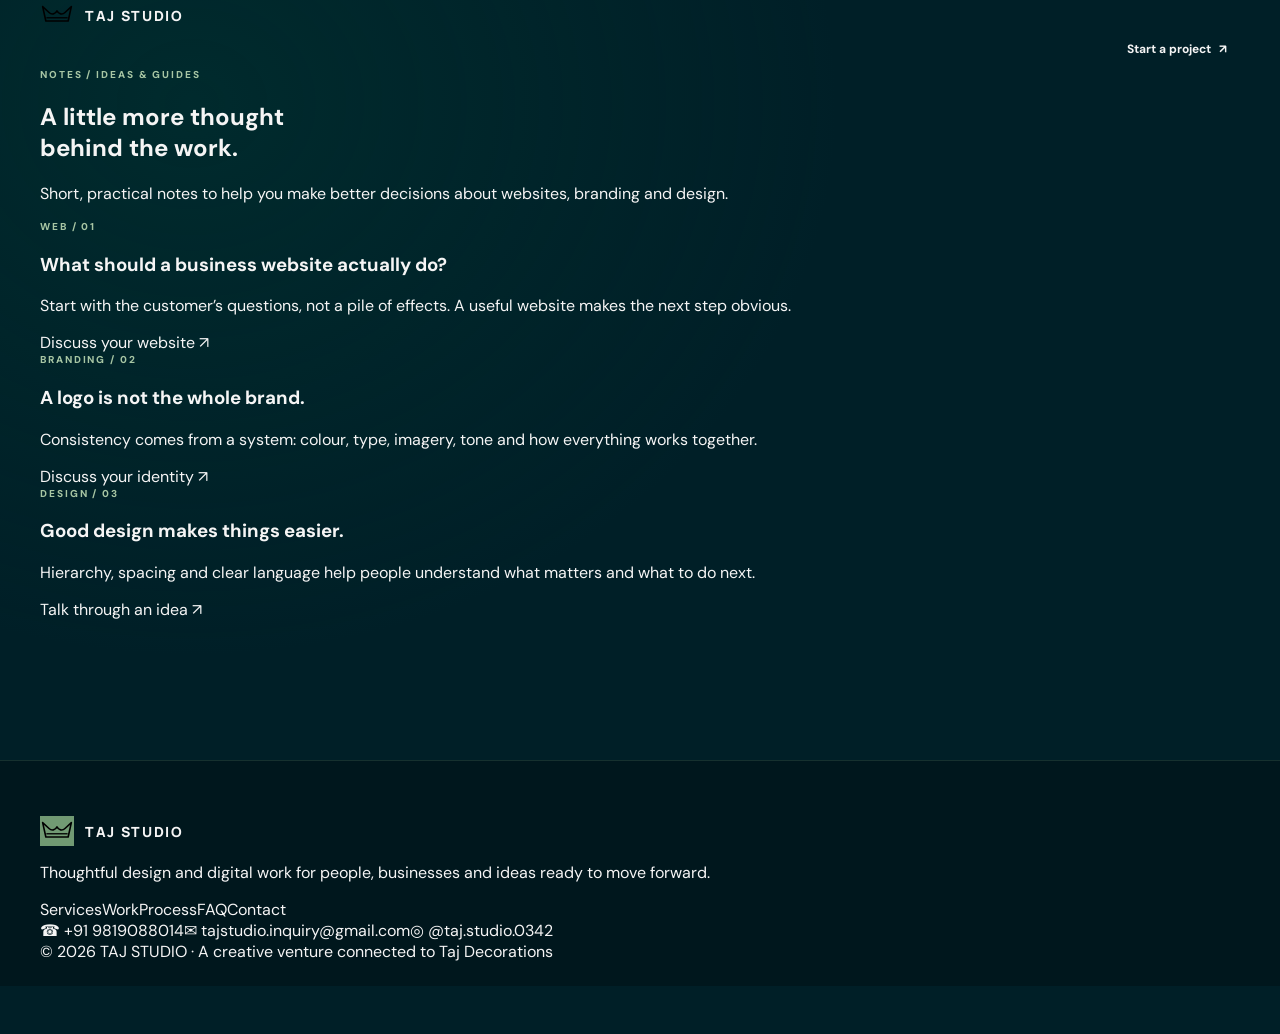
<file: insights.html>
<!doctype html><html lang="en"><head><meta charset="utf-8"><meta name="viewport" content="width=device-width,initial-scale=1"><meta name="description" content="Practical notes from TAJ STUDIO about websites, branding and design."><meta name="theme-color" content="#003A35"><title>Insights | TAJ STUDIO</title><link rel="icon" href="assets/favicon.svg"><link rel="stylesheet" href="assets/style.css"></head><body><div class="cursor"></div><header class="wrap top"><a class="brand" href="index.html"><span class="mark"><img src="assets/crown.svg" alt="" width="34" height="26"></span><span>TAJ STUDIO</span></a><button class="menu" aria-label="Toggle navigation">☰</button><nav class="nav" aria-label="Main navigation">
<a class="iconlink" href="index.html" aria-label="Home" title="Home"><svg viewBox="0 0 24 24" aria-hidden="true"><path d="m3 10 9-7 9 7v10a1 1 0 0 1-1 1h-5v-7H9v7H4a1 1 0 0 1-1-1Z"/></svg></a>
<a class="iconlink" href="services.html" aria-label="Services" title="Services"><svg viewBox="0 0 24 24" aria-hidden="true"><path d="M14.7 6.3a5 5 0 0 0-6.4 6.4L3 18l3 3 5.3-5.3a5 5 0 0 0 6.4-6.4l-3 3-3-3Z"/></svg></a>
<a class="iconlink" href="work.html" aria-label="Work" title="Work"><svg viewBox="0 0 24 24" aria-hidden="true"><rect x="3" y="7" width="18" height="13" rx="2"/><path d="M8 7V5a2 2 0 0 1 2-2h4a2 2 0 0 1 2 2v2M3 12h18M10 12v2h4v-2"/></svg></a>
<a class="iconlink" href="contact.html" aria-label="Contact" title="Contact"><svg viewBox="0 0 24 24" aria-hidden="true"><circle cx="12" cy="8" r="3.5"/><path d="M5 21a7 7 0 0 1 14 0"/></svg></a>
<a class="navcta" href="start-project.html">Start a project <span aria-hidden="true">↗</span></a>
</nav></header><main class="wrap"><section class="pagehead reveal"><div class="eyebrow">NOTES / IDEAS & GUIDES</div><h1>A little more thought<br>behind the work.</h1><p>Short, practical notes to help you make better decisions about websites, branding and design.</p></section><section class="cards section"><article class="card"><div class="kicker">WEB / 01</div><h3>What should a business website actually do?</h3><p>Start with the customer’s questions, not a pile of effects. A useful website makes the next step obvious.</p><a href="start-project.html">Discuss your website ↗</a></article><article class="card"><div class="kicker">BRANDING / 02</div><h3>A logo is not the whole brand.</h3><p>Consistency comes from a system: colour, type, imagery, tone and how everything works together.</p><a href="start-project.html">Discuss your identity ↗</a></article><article class="card"><div class="kicker">DESIGN / 03</div><h3>Good design makes things easier.</h3><p>Hierarchy, spacing and clear language help people understand what matters and what to do next.</p><a href="start-project.html">Talk through an idea ↗</a></article></section></main><footer><div class="wrap"><div class="foot"><div><a class="brand" href="index.html" style="color:white"><span class="mark" style="background:var(--sage)"><img src="assets/crown.svg" alt="" width="34" height="26"></span><span>TAJ STUDIO</span></a><p>Thoughtful design and digital work for people, businesses and ideas ready to move forward.</p></div><div class="foot-column"><div class="footlinks"><a href="services.html">Services</a><a href="work.html">Work</a><a href="process.html">Process</a><a href="faq.html">FAQ</a><a href="contact.html">Contact</a></div><div class="foot-contact"><a href="tel:+919819088014">☎ +91 9819088014</a><a href="mailto:tajstudio.inquiry@gmail.com">✉ tajstudio.inquiry@gmail.com</a><a href="https://instagram.com/taj.studio.0342" target="_blank" rel="noopener">◎ @taj.studio.0342</a></div></div></div><div class="copy">© <span data-year></span> TAJ STUDIO · A creative venture connected to Taj Decorations</div></div></footer><script src="assets/app.js"></script></body></html>
</file>
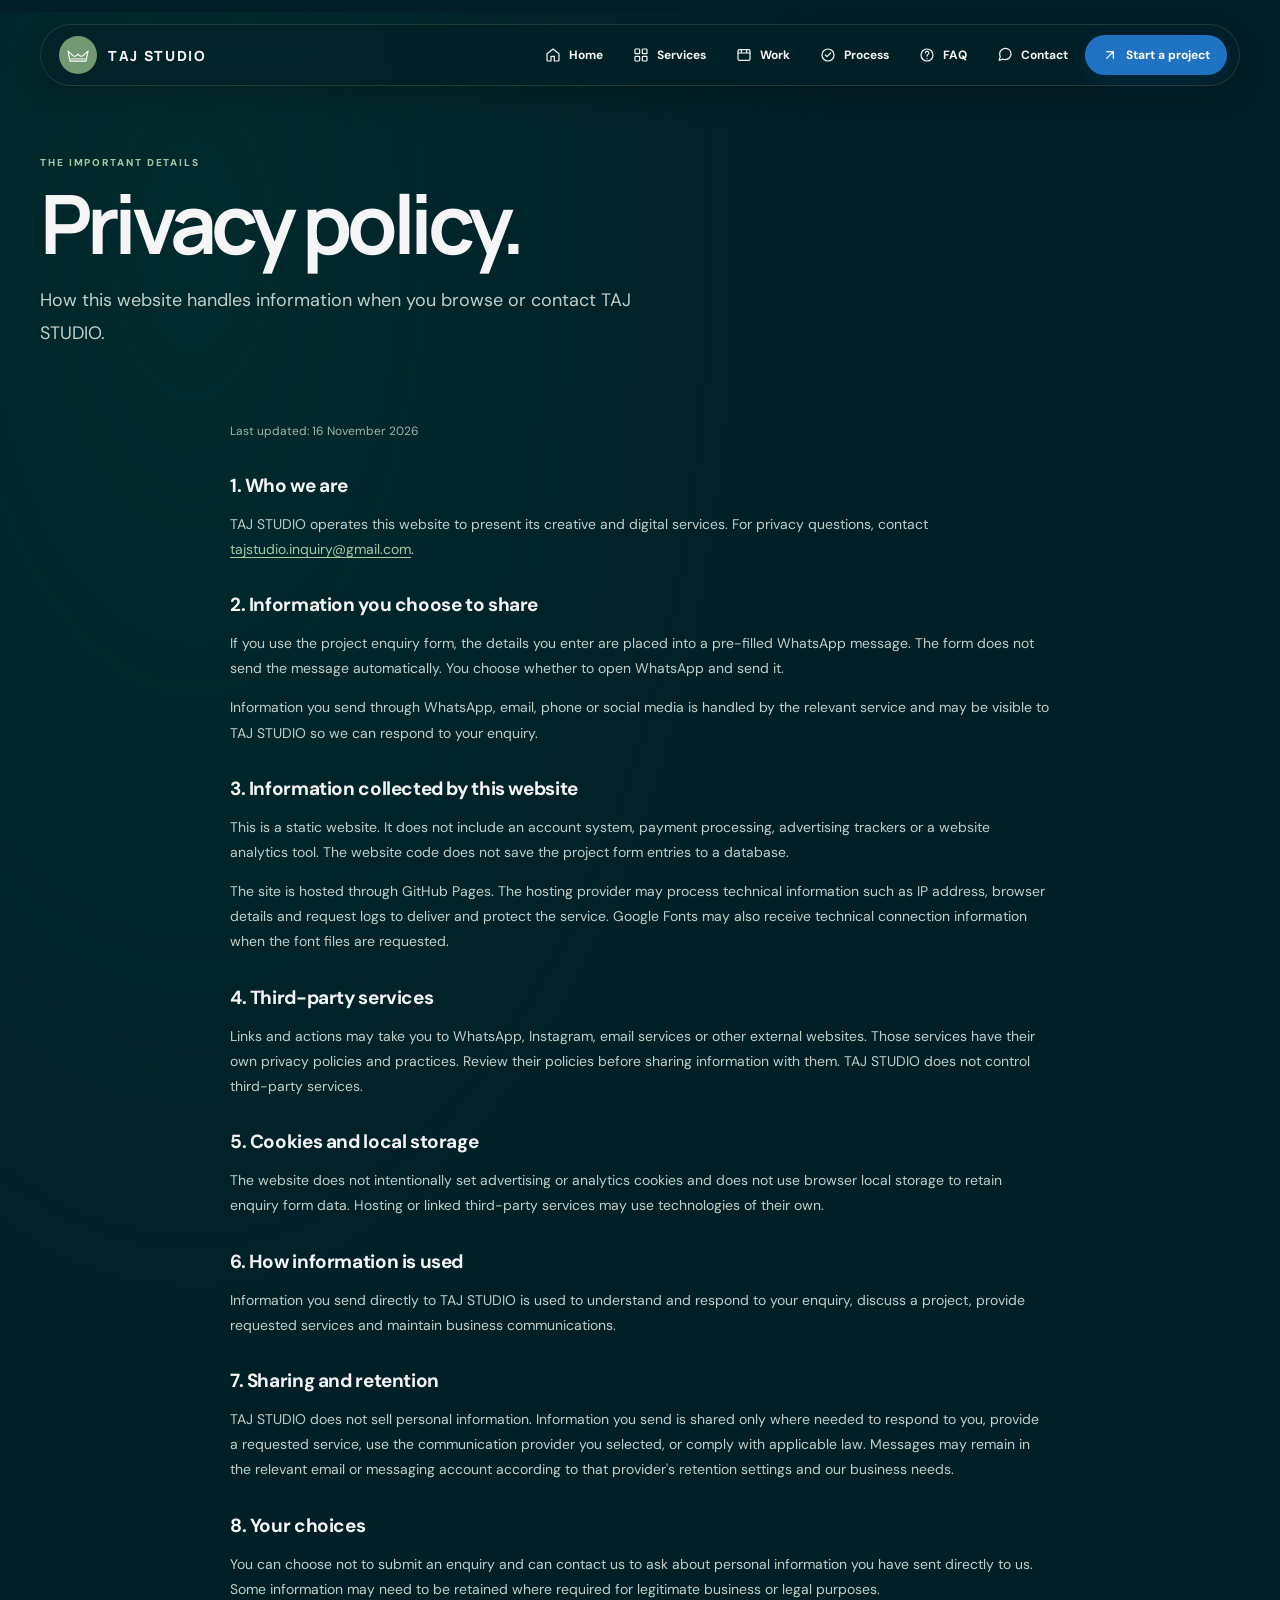
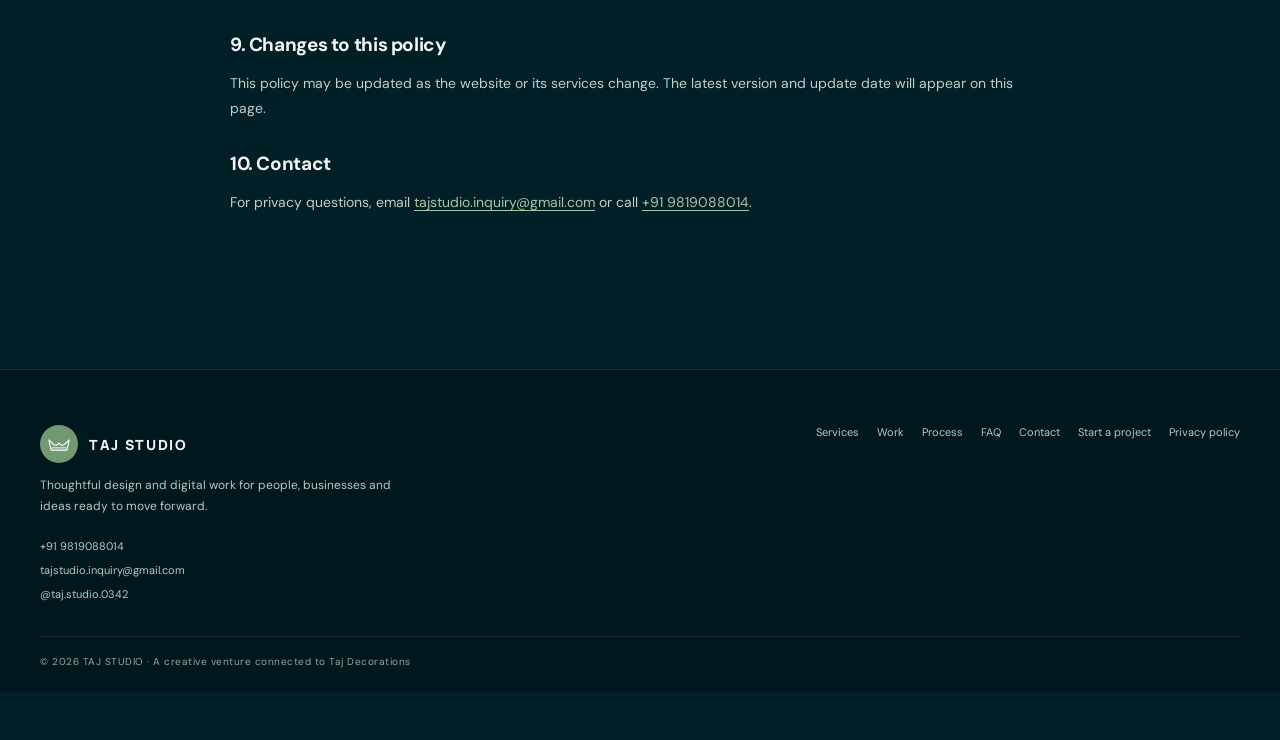
<file: privacy-policy.html>
<!doctype html>
<html lang="en"><head><meta charset="utf-8"><meta name="viewport" content="width=device-width,initial-scale=1">
<meta name="description" content="Privacy policy for the TAJ STUDIO website."><meta name="theme-color" content="#001F27"><title>Privacy Policy | TAJ STUDIO</title>
<link rel="icon" href="assets/favicon.svg"><link rel="stylesheet" href="assets/style.css"></head><body><header class="site-header"><a class="brand" href="index.html" aria-label="TAJ STUDIO home"><span class="brand-mark"><img src="assets/crown.svg" alt=""></span><span>TAJ STUDIO</span></a><button class="menu" aria-label="Toggle navigation" aria-expanded="false"><svg class="nav-icon" viewBox="0 0 24 24" aria-hidden="true"><path d="M4 7h16M4 12h16M4 17h16"/></svg></button><nav class="nav" aria-label="Main navigation"><a href="index.html" aria-label="Home" title="Home"><svg class="nav-icon" viewBox="0 0 24 24" aria-hidden="true"><path d="m3 10 9-7 9 7v10a1 1 0 0 1-1 1h-6v-7H9v7H4a1 1 0 0 1-1-1z"/></svg><span class="nav-label">Home</span></a><a href="services.html" aria-label="Services" title="Services"><svg class="nav-icon" viewBox="0 0 24 24" aria-hidden="true"><rect x="3" y="3" width="7" height="7" rx="1"/><rect x="14" y="3" width="7" height="7" rx="1"/><rect x="3" y="14" width="7" height="7" rx="1"/><rect x="14" y="14" width="7" height="7" rx="1"/></svg><span class="nav-label">Services</span></a><a href="work.html" aria-label="Work" title="Work"><svg class="nav-icon" viewBox="0 0 24 24" aria-hidden="true"><rect x="3" y="4" width="18" height="16" rx="2"/><path d="M3 9h18M8 4v5m8-5v5"/></svg><span class="nav-label">Work</span></a><a href="process.html" aria-label="Process" title="Process"><svg class="nav-icon" viewBox="0 0 24 24" aria-hidden="true"><circle cx="12" cy="12" r="9"/><path d="m8 12 2.5 2.5L16 9"/></svg><span class="nav-label">Process</span></a><a href="faq.html" aria-label="FAQ" title="FAQ"><svg class="nav-icon" viewBox="0 0 24 24" aria-hidden="true"><circle cx="12" cy="12" r="9"/><path d="M9.6 9a2.5 2.5 0 1 1 4.3 1.7c-1.2 1.1-1.9 1.5-1.9 3M12 17.5h.01"/></svg><span class="nav-label">FAQ</span></a><a href="contact.html" aria-label="Contact" title="Contact"><svg class="nav-icon" viewBox="0 0 24 24" aria-hidden="true"><path d="M21 10.5a8.4 8.4 0 0 1-.9 3.8 8.5 8.5 0 0 1-7.6 4.7 8.4 8.4 0 0 1-3.8-.9L3 20l1.9-5.7a8.4 8.4 0 0 1-.9-3.8A8.5 8.5 0 0 1 8.7 2.9a8.4 8.4 0 0 1 3.8-.9h.5a8.5 8.5 0 0 1 8 8z"/></svg><span class="nav-label">Contact</span></a><a class="nav-cta" href="start-project.html" aria-label="Start a project" title="Start a project"><svg class="nav-icon" viewBox="0 0 24 24" aria-hidden="true"><path d="M7 17 17 7M7 7h10v10"/></svg><span class="nav-label">Start a project</span></a></nav></header>
<main class="wrap">
 <section class="page-head"><div class="kicker">THE IMPORTANT DETAILS</div><h1>Privacy policy.</h1><p>How this website handles information when you browse or contact TAJ STUDIO.</p></section>
 <section class="section legal-content">
  <p class="legal-updated">Last updated: 16 November 2026</p>
  <h2>1. Who we are</h2>
  <p>TAJ STUDIO operates this website to present its creative and digital services. For privacy questions, contact <a href="mailto:tajstudio.inquiry@gmail.com">tajstudio.inquiry@gmail.com</a>.</p>
  <h2>2. Information you choose to share</h2>
  <p>If you use the project enquiry form, the details you enter are placed into a pre-filled WhatsApp message. The form does not send the message automatically. You choose whether to open WhatsApp and send it.</p>
  <p>Information you send through WhatsApp, email, phone or social media is handled by the relevant service and may be visible to TAJ STUDIO so we can respond to your enquiry.</p>
  <h2>3. Information collected by this website</h2>
  <p>This is a static website. It does not include an account system, payment processing, advertising trackers or a website analytics tool. The website code does not save the project form entries to a database.</p>
  <p>The site is hosted through GitHub Pages. The hosting provider may process technical information such as IP address, browser details and request logs to deliver and protect the service. Google Fonts may also receive technical connection information when the font files are requested.</p>
  <h2>4. Third-party services</h2>
  <p>Links and actions may take you to WhatsApp, Instagram, email services or other external websites. Those services have their own privacy policies and practices. Review their policies before sharing information with them. TAJ STUDIO does not control third-party services.</p>
  <h2>5. Cookies and local storage</h2>
  <p>The website does not intentionally set advertising or analytics cookies and does not use browser local storage to retain enquiry form data. Hosting or linked third-party services may use technologies of their own.</p>
  <h2>6. How information is used</h2>
  <p>Information you send directly to TAJ STUDIO is used to understand and respond to your enquiry, discuss a project, provide requested services and maintain business communications.</p>
  <h2>7. Sharing and retention</h2>
  <p>TAJ STUDIO does not sell personal information. Information you send is shared only where needed to respond to you, provide a requested service, use the communication provider you selected, or comply with applicable law. Messages may remain in the relevant email or messaging account according to that provider's retention settings and our business needs.</p>
  <h2>8. Your choices</h2>
  <p>You can choose not to submit an enquiry and can contact us to ask about personal information you have sent directly to us. Some information may need to be retained where required for legitimate business or legal purposes.</p>
  <h2>9. Changes to this policy</h2>
  <p>This policy may be updated as the website or its services change. The latest version and update date will appear on this page.</p>
  <h2>10. Contact</h2>
  <p>For privacy questions, email <a href="mailto:tajstudio.inquiry@gmail.com">tajstudio.inquiry@gmail.com</a> or call <a href="tel:+919819088014">+91 9819088014</a>.</p>
 </section>
</main>
<footer><div class="wrap"><div class="footer-main"><div class="footer-brand"><a class="brand" href="index.html"><span class="brand-mark"><img src="assets/crown.svg" alt=""></span><span>TAJ STUDIO</span></a><p>Thoughtful design and digital work for people, businesses and ideas ready to move forward.</p><div class="footer-contact"><a href="tel:+919819088014">+91 9819088014</a><a href="mailto:tajstudio.inquiry@gmail.com">tajstudio.inquiry@gmail.com</a><a href="https://instagram.com/taj.studio.0342" target="_blank" rel="noopener">@taj.studio.0342</a></div></div><div class="footer-links"><a href="services.html">Services</a><a href="work.html">Work</a><a href="process.html">Process</a><a href="faq.html">FAQ</a><a href="contact.html">Contact</a><a href="start-project.html">Start a project</a><a href="privacy-policy.html">Privacy policy</a></div></div><div class="copyright">© <span data-year></span> TAJ STUDIO · A creative venture connected to Taj Decorations</div></div></footer><script src="assets/app.js"></script></body></html>
</file>
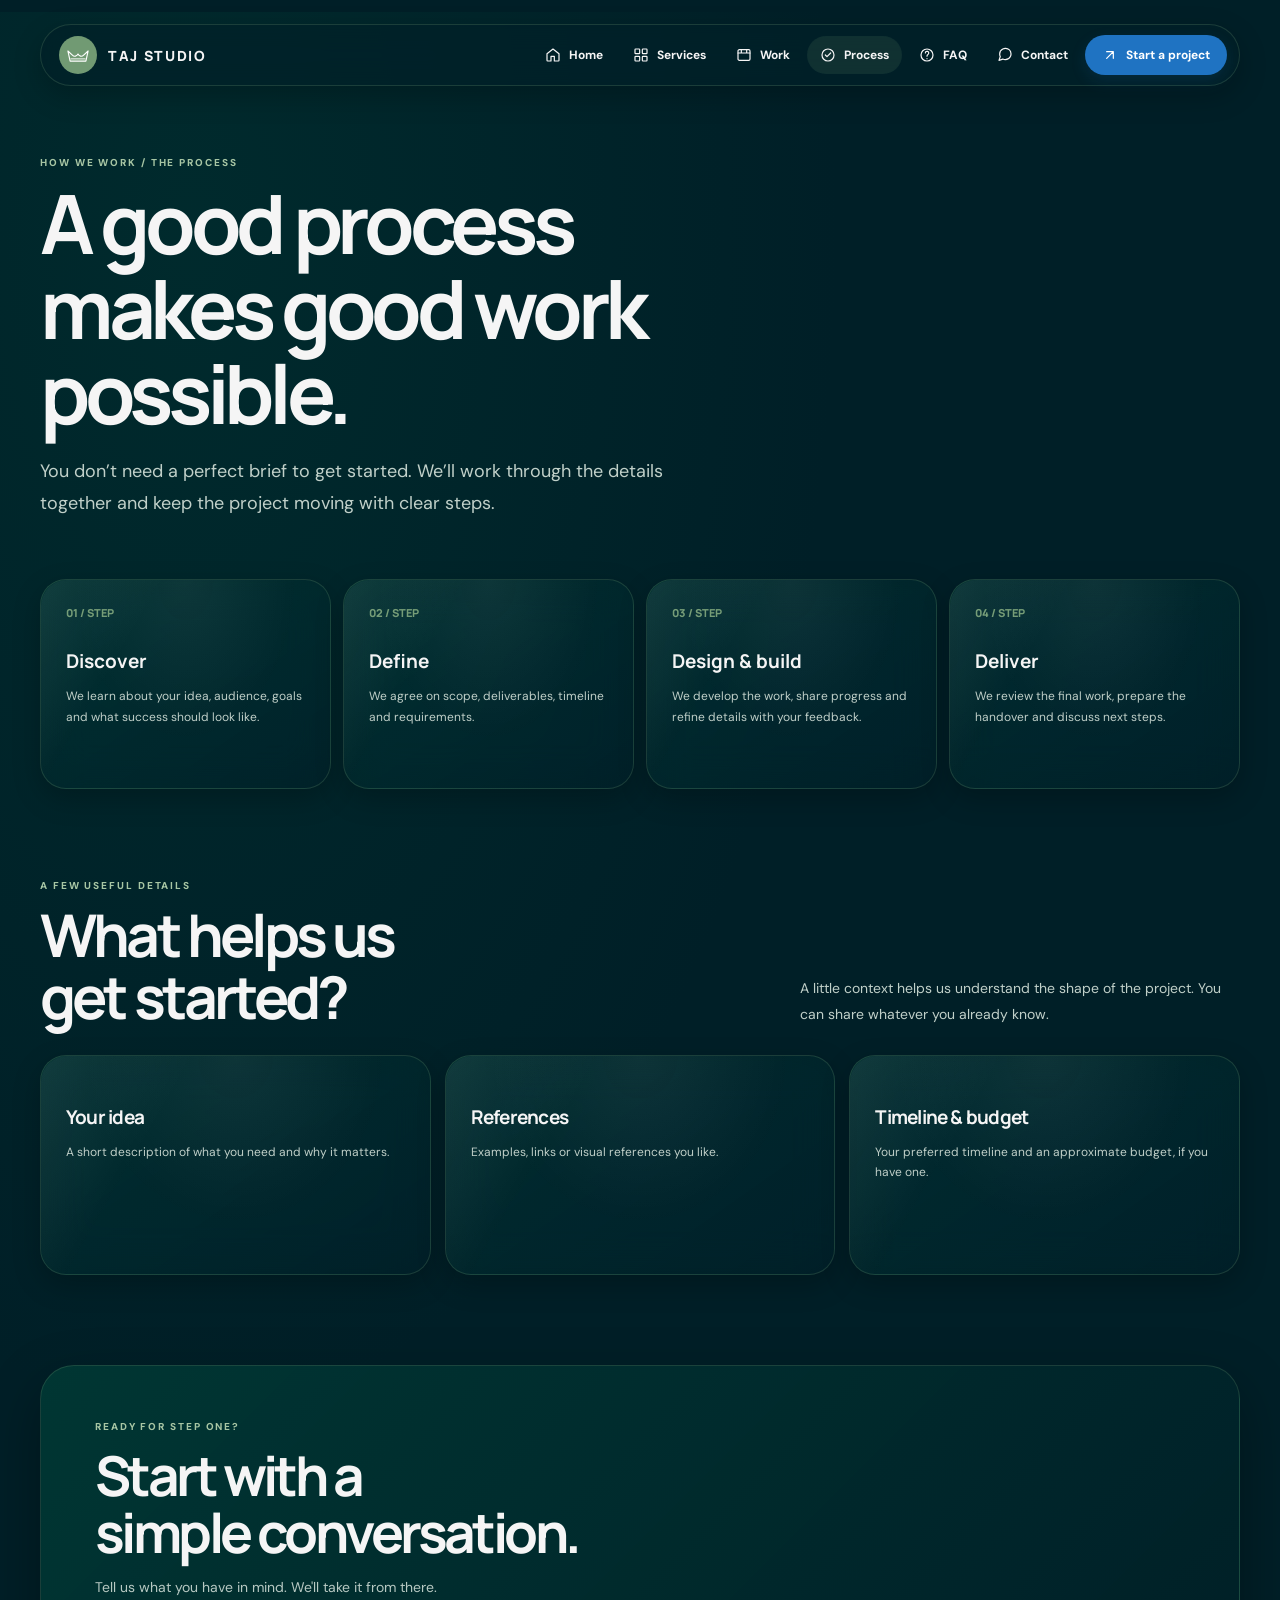
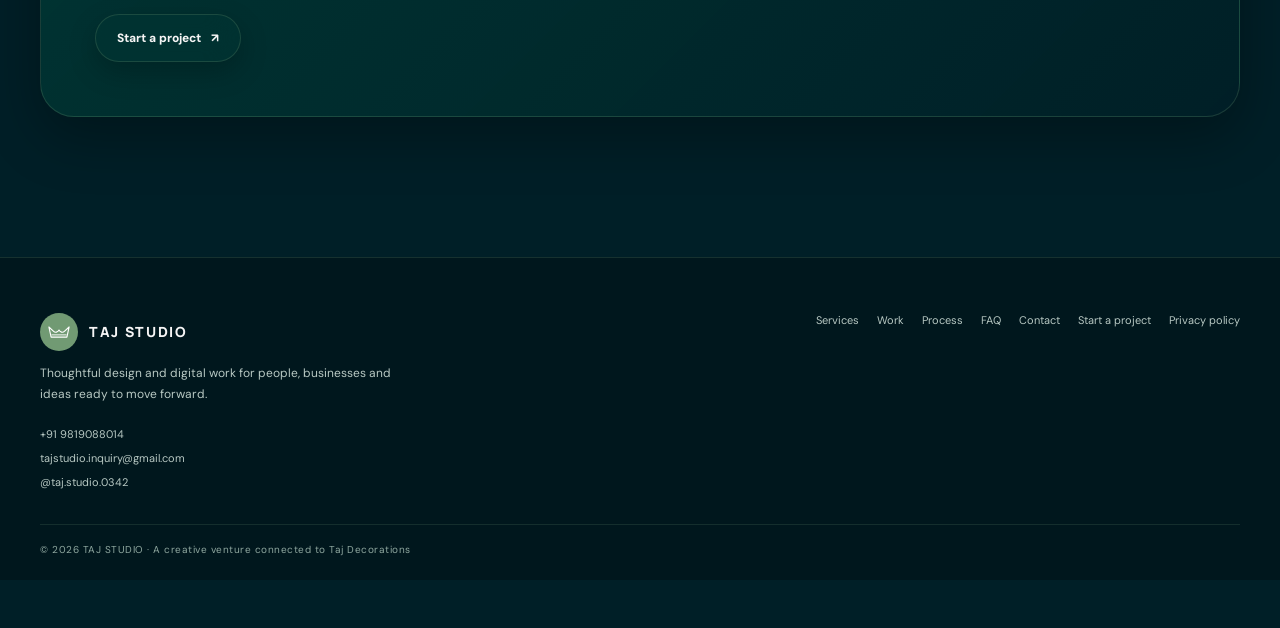
<file: process.html>
<!doctype html>
<html lang="en"><head><meta charset="utf-8"><meta name="viewport" content="width=device-width,initial-scale=1">
<meta name="description" content="Discover how TAJ STUDIO takes projects from first conversation to delivery."><meta name="theme-color" content="#001F27"><title>Process | TAJ STUDIO</title>
<link rel="icon" href="assets/favicon.svg"><link rel="stylesheet" href="assets/style.css"></head><body><header class="site-header"><a class="brand" href="index.html" aria-label="TAJ STUDIO home"><span class="brand-mark"><img src="assets/crown.svg" alt=""></span><span>TAJ STUDIO</span></a><button class="menu" aria-label="Toggle navigation" aria-expanded="false"><svg class="nav-icon" viewBox="0 0 24 24" aria-hidden="true"><path d="M4 7h16M4 12h16M4 17h16"/></svg></button><nav class="nav" aria-label="Main navigation"><a href="index.html" aria-label="Home" title="Home"><svg class="nav-icon" viewBox="0 0 24 24" aria-hidden="true"><path d="m3 10 9-7 9 7v10a1 1 0 0 1-1 1h-6v-7H9v7H4a1 1 0 0 1-1-1z"/></svg><span class="nav-label">Home</span></a><a href="services.html" aria-label="Services" title="Services"><svg class="nav-icon" viewBox="0 0 24 24" aria-hidden="true"><rect x="3" y="3" width="7" height="7" rx="1"/><rect x="14" y="3" width="7" height="7" rx="1"/><rect x="3" y="14" width="7" height="7" rx="1"/><rect x="14" y="14" width="7" height="7" rx="1"/></svg><span class="nav-label">Services</span></a><a href="work.html" aria-label="Work" title="Work"><svg class="nav-icon" viewBox="0 0 24 24" aria-hidden="true"><rect x="3" y="4" width="18" height="16" rx="2"/><path d="M3 9h18M8 4v5m8-5v5"/></svg><span class="nav-label">Work</span></a><a href="process.html" aria-label="Process" title="Process"><svg class="nav-icon" viewBox="0 0 24 24" aria-hidden="true"><circle cx="12" cy="12" r="9"/><path d="m8 12 2.5 2.5L16 9"/></svg><span class="nav-label">Process</span></a><a href="faq.html" aria-label="FAQ" title="FAQ"><svg class="nav-icon" viewBox="0 0 24 24" aria-hidden="true"><circle cx="12" cy="12" r="9"/><path d="M9.6 9a2.5 2.5 0 1 1 4.3 1.7c-1.2 1.1-1.9 1.5-1.9 3M12 17.5h.01"/></svg><span class="nav-label">FAQ</span></a><a href="contact.html" aria-label="Contact" title="Contact"><svg class="nav-icon" viewBox="0 0 24 24" aria-hidden="true"><path d="M21 10.5a8.4 8.4 0 0 1-.9 3.8 8.5 8.5 0 0 1-7.6 4.7 8.4 8.4 0 0 1-3.8-.9L3 20l1.9-5.7a8.4 8.4 0 0 1-.9-3.8A8.5 8.5 0 0 1 8.7 2.9a8.4 8.4 0 0 1 3.8-.9h.5a8.5 8.5 0 0 1 8 8z"/></svg><span class="nav-label">Contact</span></a><a class="nav-cta" href="start-project.html" aria-label="Start a project" title="Start a project"><svg class="nav-icon" viewBox="0 0 24 24" aria-hidden="true"><path d="M7 17 17 7M7 7h10v10"/></svg><span class="nav-label">Start a project</span></a></nav></header><main class="wrap">
<section class="page-head reveal"><div class="eyebrow">HOW WE WORK / THE PROCESS</div><h1>A good process<br>makes good work possible.</h1><p>You don’t need a perfect brief to get started. We’ll work through the details together and keep the project moving with clear steps.</p></section>
<section class="section"><div class="steps">
<article class="glass-card step"><div class="num">01 / STEP</div><h3>Discover</h3><p>We learn about your idea, audience, goals and what success should look like.</p></article>
<article class="glass-card step"><div class="num">02 / STEP</div><h3>Define</h3><p>We agree on scope, deliverables, timeline and requirements.</p></article>
<article class="glass-card step"><div class="num">03 / STEP</div><h3>Design & build</h3><p>We develop the work, share progress and refine details with your feedback.</p></article>
<article class="glass-card step"><div class="num">04 / STEP</div><h3>Deliver</h3><p>We review the final work, prepare the handover and discuss next steps.</p></article>
</div></section>
<section class="section"><div class="section-head"><div><div class="kicker">A FEW USEFUL DETAILS</div><h2>What helps us<br>get started?</h2></div><p>A little context helps us understand the shape of the project. You can share whatever you already know.</p></div><div class="grid-3"><div class="glass-card service-card"><h3>Your idea</h3><p>A short description of what you need and why it matters.</p></div><div class="glass-card service-card"><h3>References</h3><p>Examples, links or visual references you like.</p></div><div class="glass-card service-card"><h3>Timeline & budget</h3><p>Your preferred timeline and an approximate budget, if you have one.</p></div></div></section>
<section class="section"><div class="contact-band"><div><div class="kicker">READY FOR STEP ONE?</div><h2>Start with a<br>simple conversation.</h2><p>Tell us what you have in mind. We'll take it from there.</p><a class="btn btn-glass" href="start-project.html">Start a project <span aria-hidden="true">↗</span></a></div></div></section>
</main><footer><div class="wrap"><div class="footer-main"><div class="footer-brand"><a class="brand" href="index.html"><span class="brand-mark"><img src="assets/crown.svg" alt=""></span><span>TAJ STUDIO</span></a><p>Thoughtful design and digital work for people, businesses and ideas ready to move forward.</p><div class="footer-contact"><a href="tel:+919819088014">+91 9819088014</a><a href="mailto:tajstudio.inquiry@gmail.com">tajstudio.inquiry@gmail.com</a><a href="https://instagram.com/taj.studio.0342" target="_blank" rel="noopener">@taj.studio.0342</a></div></div><div class="footer-links"><a href="services.html">Services</a><a href="work.html">Work</a><a href="process.html">Process</a><a href="faq.html">FAQ</a><a href="contact.html">Contact</a><a href="start-project.html">Start a project</a><a href="privacy-policy.html">Privacy policy</a></div></div><div class="copyright">© <span data-year></span> TAJ STUDIO · A creative venture connected to Taj Decorations</div></div></footer><script src="assets/app.js"></script></body></html>
</file>
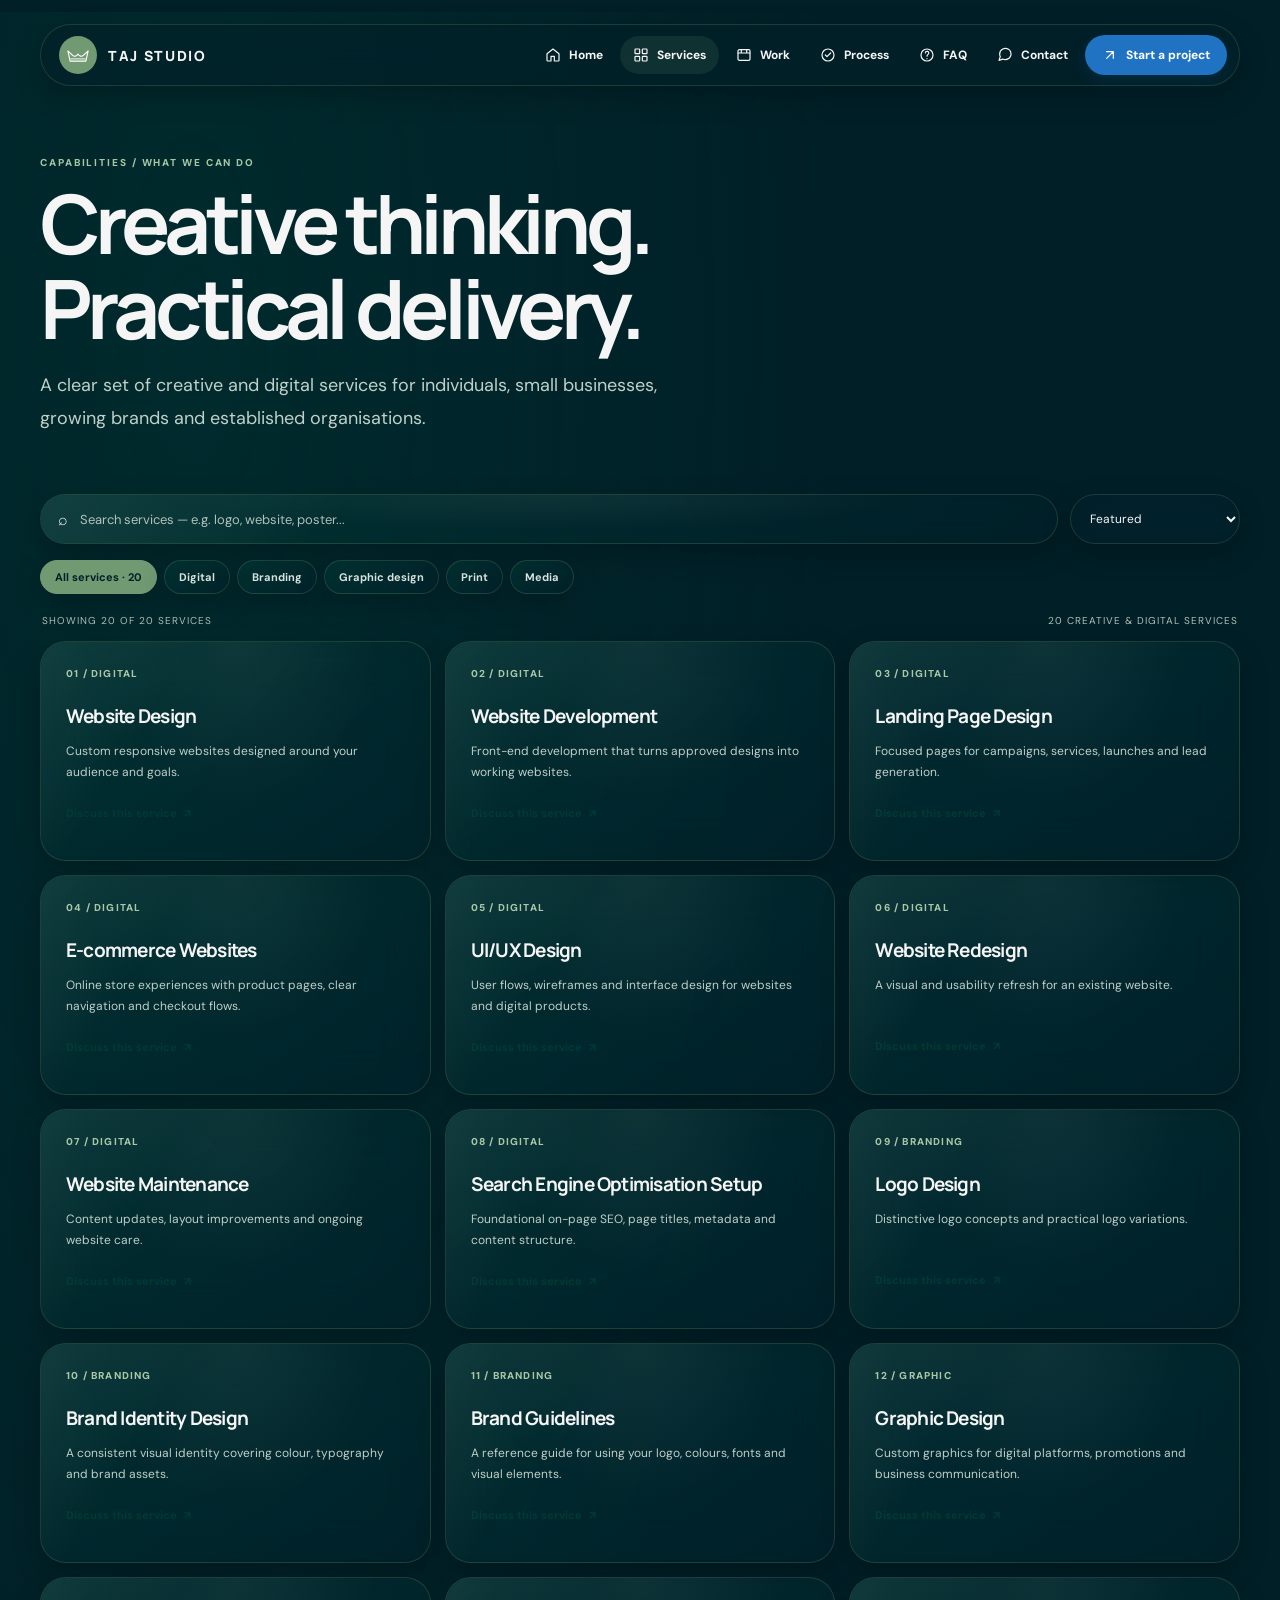
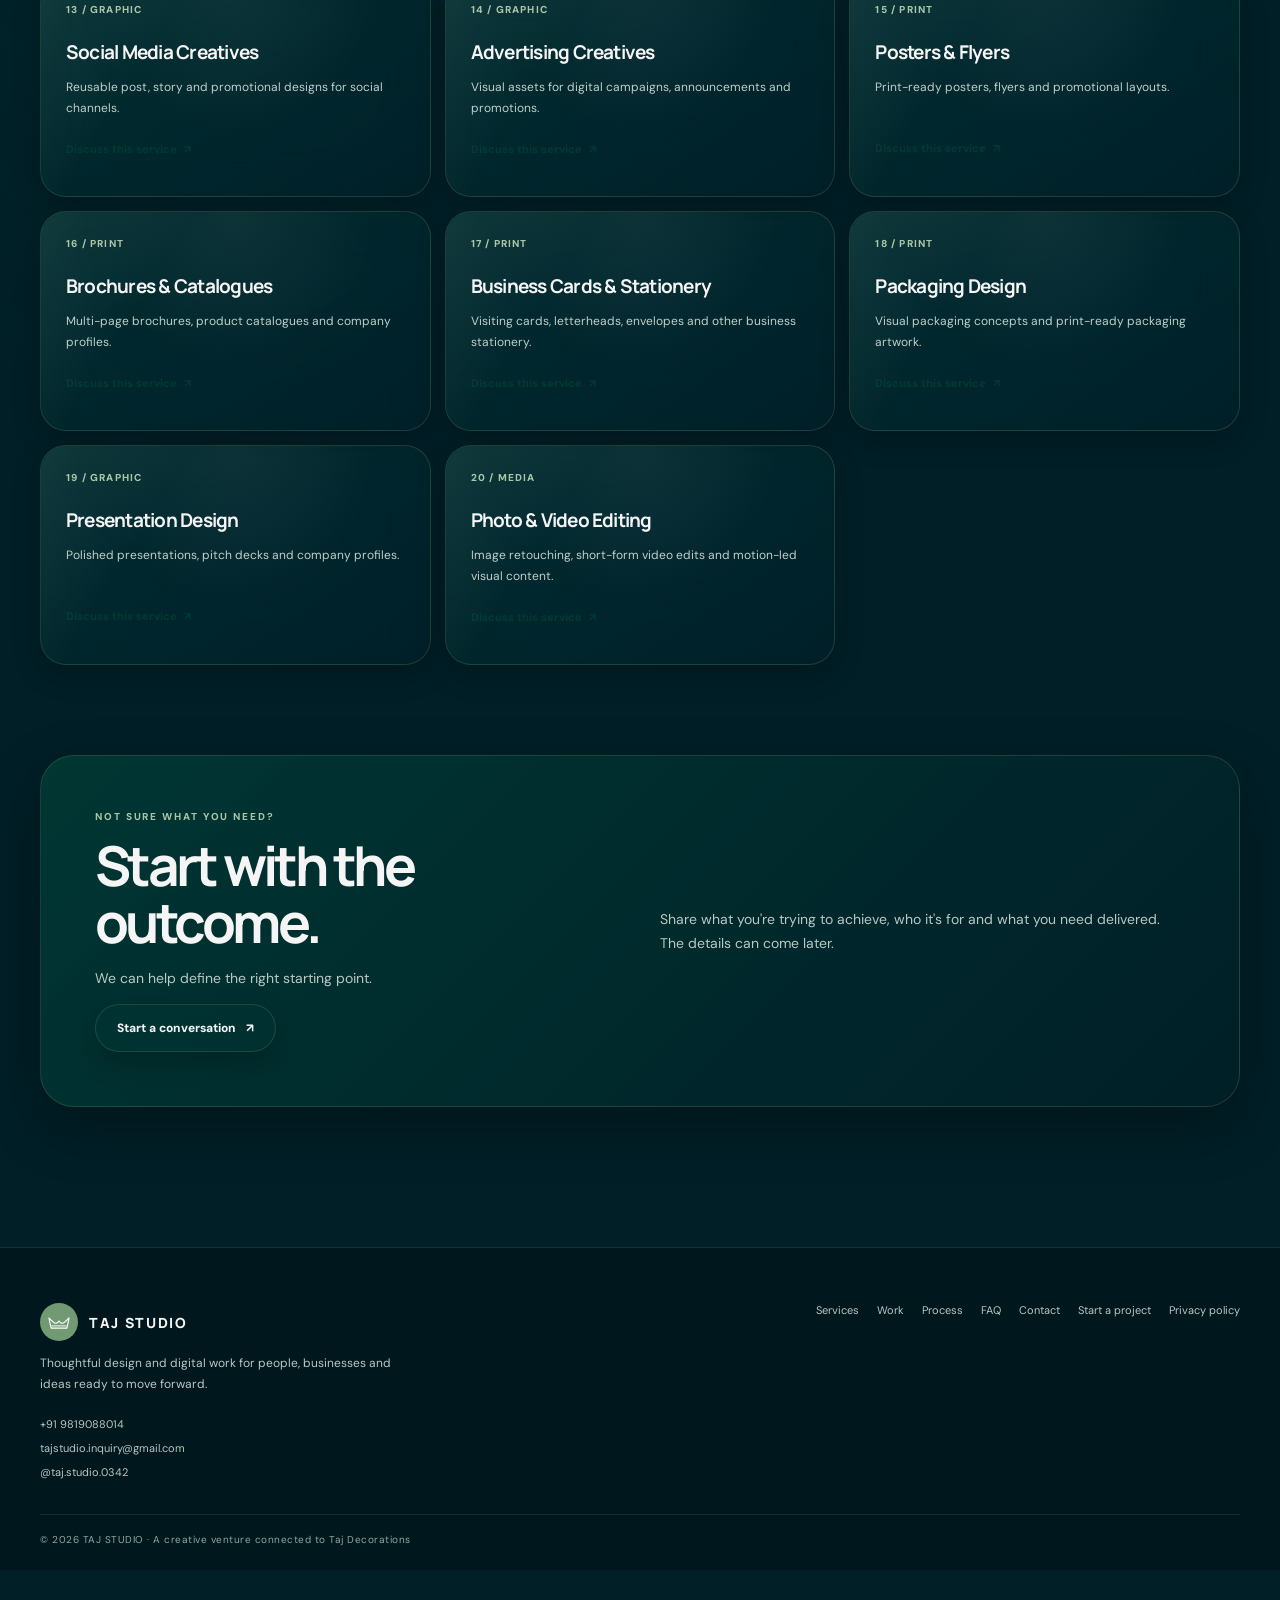
<file: services.html>
<!doctype html>
<html lang="en"><head><meta charset="utf-8"><meta name="viewport" content="width=device-width,initial-scale=1">
<meta name="description" content="Explore TAJ STUDIO web development, branding and graphic design services."><meta name="theme-color" content="#001F27"><title>Services | TAJ STUDIO</title>
<link rel="icon" href="assets/favicon.svg"><link rel="stylesheet" href="assets/style.css"></head><body><header class="site-header"><a class="brand" href="index.html" aria-label="TAJ STUDIO home"><span class="brand-mark"><img src="assets/crown.svg" alt=""></span><span>TAJ STUDIO</span></a><button class="menu" aria-label="Toggle navigation" aria-expanded="false"><svg class="nav-icon" viewBox="0 0 24 24" aria-hidden="true"><path d="M4 7h16M4 12h16M4 17h16"/></svg></button><nav class="nav" aria-label="Main navigation"><a href="index.html" aria-label="Home" title="Home"><svg class="nav-icon" viewBox="0 0 24 24" aria-hidden="true"><path d="m3 10 9-7 9 7v10a1 1 0 0 1-1 1h-6v-7H9v7H4a1 1 0 0 1-1-1z"/></svg><span class="nav-label">Home</span></a><a href="services.html" aria-label="Services" title="Services"><svg class="nav-icon" viewBox="0 0 24 24" aria-hidden="true"><rect x="3" y="3" width="7" height="7" rx="1"/><rect x="14" y="3" width="7" height="7" rx="1"/><rect x="3" y="14" width="7" height="7" rx="1"/><rect x="14" y="14" width="7" height="7" rx="1"/></svg><span class="nav-label">Services</span></a><a href="work.html" aria-label="Work" title="Work"><svg class="nav-icon" viewBox="0 0 24 24" aria-hidden="true"><rect x="3" y="4" width="18" height="16" rx="2"/><path d="M3 9h18M8 4v5m8-5v5"/></svg><span class="nav-label">Work</span></a><a href="process.html" aria-label="Process" title="Process"><svg class="nav-icon" viewBox="0 0 24 24" aria-hidden="true"><circle cx="12" cy="12" r="9"/><path d="m8 12 2.5 2.5L16 9"/></svg><span class="nav-label">Process</span></a><a href="faq.html" aria-label="FAQ" title="FAQ"><svg class="nav-icon" viewBox="0 0 24 24" aria-hidden="true"><circle cx="12" cy="12" r="9"/><path d="M9.6 9a2.5 2.5 0 1 1 4.3 1.7c-1.2 1.1-1.9 1.5-1.9 3M12 17.5h.01"/></svg><span class="nav-label">FAQ</span></a><a href="contact.html" aria-label="Contact" title="Contact"><svg class="nav-icon" viewBox="0 0 24 24" aria-hidden="true"><path d="M21 10.5a8.4 8.4 0 0 1-.9 3.8 8.5 8.5 0 0 1-7.6 4.7 8.4 8.4 0 0 1-3.8-.9L3 20l1.9-5.7a8.4 8.4 0 0 1-.9-3.8A8.5 8.5 0 0 1 8.7 2.9a8.4 8.4 0 0 1 3.8-.9h.5a8.5 8.5 0 0 1 8 8z"/></svg><span class="nav-label">Contact</span></a><a class="nav-cta" href="start-project.html" aria-label="Start a project" title="Start a project"><svg class="nav-icon" viewBox="0 0 24 24" aria-hidden="true"><path d="M7 17 17 7M7 7h10v10"/></svg><span class="nav-label">Start a project</span></a></nav></header><main class="wrap">
<section class="page-head reveal"><div class="eyebrow">CAPABILITIES / WHAT WE CAN DO</div><h1>Creative thinking.<br>Practical delivery.</h1><p>A clear set of creative and digital services for individuals, small businesses, growing brands and established organisations.</p></section>
<section class="section"><div class="toolbar"><label class="glass-card searchbox"><span>⌕</span><input id="serviceSearch" type="search" placeholder="Search services — e.g. logo, website, poster..." aria-label="Search services"></label><select id="serviceSort" aria-label="Sort services"><option value="featured">Featured</option><option value="az">Name: A to Z</option><option value="za">Name: Z to A</option><option value="category">Category</option></select></div>
<div class="filters" aria-label="Filter services"><button class="filter active" data-service-filter="all">All services · 20</button><button class="filter" data-service-filter="digital">Digital</button><button class="filter" data-service-filter="branding">Branding</button><button class="filter" data-service-filter="graphic">Graphic design</button><button class="filter" data-service-filter="print">Print</button><button class="filter" data-service-filter="media">Media</button></div>
<div class="result-line"><span id="serviceResultCount">Showing 20 services</span><span>20 CREATIVE & DIGITAL SERVICES</span></div><div class="grid-3" id="serviceGrid"><article class="glass-card service-card reveal" data-service data-category="digital" data-name="website design" data-order="1"><div class="num">01 / DIGITAL</div><h3>Website Design</h3><p>Custom responsive websites designed around your audience and goals.</p><a href="start-project.html?service=1">Discuss this service <span aria-hidden="true">↗</span></a></article>
<article class="glass-card service-card reveal" data-service data-category="digital" data-name="website development" data-order="2"><div class="num">02 / DIGITAL</div><h3>Website Development</h3><p>Front-end development that turns approved designs into working websites.</p><a href="start-project.html?service=2">Discuss this service <span aria-hidden="true">↗</span></a></article>
<article class="glass-card service-card reveal" data-service data-category="digital" data-name="landing page design" data-order="3"><div class="num">03 / DIGITAL</div><h3>Landing Page Design</h3><p>Focused pages for campaigns, services, launches and lead generation.</p><a href="start-project.html?service=3">Discuss this service <span aria-hidden="true">↗</span></a></article>
<article class="glass-card service-card reveal" data-service data-category="digital" data-name="e-commerce websites" data-order="4"><div class="num">04 / DIGITAL</div><h3>E-commerce Websites</h3><p>Online store experiences with product pages, clear navigation and checkout flows.</p><a href="start-project.html?service=4">Discuss this service <span aria-hidden="true">↗</span></a></article>
<article class="glass-card service-card reveal" data-service data-category="digital" data-name="ui/ux design" data-order="5"><div class="num">05 / DIGITAL</div><h3>UI/UX Design</h3><p>User flows, wireframes and interface design for websites and digital products.</p><a href="start-project.html?service=5">Discuss this service <span aria-hidden="true">↗</span></a></article>
<article class="glass-card service-card reveal" data-service data-category="digital" data-name="website redesign" data-order="6"><div class="num">06 / DIGITAL</div><h3>Website Redesign</h3><p>A visual and usability refresh for an existing website.</p><a href="start-project.html?service=6">Discuss this service <span aria-hidden="true">↗</span></a></article>
<article class="glass-card service-card reveal" data-service data-category="digital" data-name="website maintenance" data-order="7"><div class="num">07 / DIGITAL</div><h3>Website Maintenance</h3><p>Content updates, layout improvements and ongoing website care.</p><a href="start-project.html?service=7">Discuss this service <span aria-hidden="true">↗</span></a></article>
<article class="glass-card service-card reveal" data-service data-category="digital" data-name="search engine optimisation setup" data-order="8"><div class="num">08 / DIGITAL</div><h3>Search Engine Optimisation Setup</h3><p>Foundational on-page SEO, page titles, metadata and content structure.</p><a href="start-project.html?service=8">Discuss this service <span aria-hidden="true">↗</span></a></article>
<article class="glass-card service-card reveal" data-service data-category="branding" data-name="logo design" data-order="9"><div class="num">09 / BRANDING</div><h3>Logo Design</h3><p>Distinctive logo concepts and practical logo variations.</p><a href="start-project.html?service=9">Discuss this service <span aria-hidden="true">↗</span></a></article>
<article class="glass-card service-card reveal" data-service data-category="branding" data-name="brand identity design" data-order="10"><div class="num">10 / BRANDING</div><h3>Brand Identity Design</h3><p>A consistent visual identity covering colour, typography and brand assets.</p><a href="start-project.html?service=10">Discuss this service <span aria-hidden="true">↗</span></a></article>
<article class="glass-card service-card reveal" data-service data-category="branding" data-name="brand guidelines" data-order="11"><div class="num">11 / BRANDING</div><h3>Brand Guidelines</h3><p>A reference guide for using your logo, colours, fonts and visual elements.</p><a href="start-project.html?service=11">Discuss this service <span aria-hidden="true">↗</span></a></article>
<article class="glass-card service-card reveal" data-service data-category="graphic" data-name="graphic design" data-order="12"><div class="num">12 / GRAPHIC</div><h3>Graphic Design</h3><p>Custom graphics for digital platforms, promotions and business communication.</p><a href="start-project.html?service=12">Discuss this service <span aria-hidden="true">↗</span></a></article>
<article class="glass-card service-card reveal" data-service data-category="graphic" data-name="social media creatives" data-order="13"><div class="num">13 / GRAPHIC</div><h3>Social Media Creatives</h3><p>Reusable post, story and promotional designs for social channels.</p><a href="start-project.html?service=13">Discuss this service <span aria-hidden="true">↗</span></a></article>
<article class="glass-card service-card reveal" data-service data-category="graphic" data-name="advertising creatives" data-order="14"><div class="num">14 / GRAPHIC</div><h3>Advertising Creatives</h3><p>Visual assets for digital campaigns, announcements and promotions.</p><a href="start-project.html?service=14">Discuss this service <span aria-hidden="true">↗</span></a></article>
<article class="glass-card service-card reveal" data-service data-category="print" data-name="posters & flyers" data-order="15"><div class="num">15 / PRINT</div><h3>Posters & Flyers</h3><p>Print-ready posters, flyers and promotional layouts.</p><a href="start-project.html?service=15">Discuss this service <span aria-hidden="true">↗</span></a></article>
<article class="glass-card service-card reveal" data-service data-category="print" data-name="brochures & catalogues" data-order="16"><div class="num">16 / PRINT</div><h3>Brochures & Catalogues</h3><p>Multi-page brochures, product catalogues and company profiles.</p><a href="start-project.html?service=16">Discuss this service <span aria-hidden="true">↗</span></a></article>
<article class="glass-card service-card reveal" data-service data-category="print" data-name="business cards & stationery" data-order="17"><div class="num">17 / PRINT</div><h3>Business Cards & Stationery</h3><p>Visiting cards, letterheads, envelopes and other business stationery.</p><a href="start-project.html?service=17">Discuss this service <span aria-hidden="true">↗</span></a></article>
<article class="glass-card service-card reveal" data-service data-category="print" data-name="packaging design" data-order="18"><div class="num">18 / PRINT</div><h3>Packaging Design</h3><p>Visual packaging concepts and print-ready packaging artwork.</p><a href="start-project.html?service=18">Discuss this service <span aria-hidden="true">↗</span></a></article>
<article class="glass-card service-card reveal" data-service data-category="graphic" data-name="presentation design" data-order="19"><div class="num">19 / GRAPHIC</div><h3>Presentation Design</h3><p>Polished presentations, pitch decks and company profiles.</p><a href="start-project.html?service=19">Discuss this service <span aria-hidden="true">↗</span></a></article>
<article class="glass-card service-card reveal" data-service data-category="media" data-name="photo & video editing" data-order="20"><div class="num">20 / MEDIA</div><h3>Photo & Video Editing</h3><p>Image retouching, short-form video edits and motion-led visual content.</p><a href="start-project.html?service=20">Discuss this service <span aria-hidden="true">↗</span></a></article></div><p class="empty glass-card" id="serviceEmpty">No services match that search. Try another word or category.</p></section>
<section class="section"><div class="contact-band"><div><div class="kicker">NOT SURE WHAT YOU NEED?</div><h2>Start with the<br>outcome.</h2><p>We can help define the right starting point.</p><a class="btn btn-glass" href="start-project.html">Start a conversation <span aria-hidden="true">↗</span></a></div><div><p>Share what you're trying to achieve, who it's for and what you need delivered. The details can come later.</p></div></div></section>
</main><footer><div class="wrap"><div class="footer-main"><div class="footer-brand"><a class="brand" href="index.html"><span class="brand-mark"><img src="assets/crown.svg" alt=""></span><span>TAJ STUDIO</span></a><p>Thoughtful design and digital work for people, businesses and ideas ready to move forward.</p><div class="footer-contact"><a href="tel:+919819088014">+91 9819088014</a><a href="mailto:tajstudio.inquiry@gmail.com">tajstudio.inquiry@gmail.com</a><a href="https://instagram.com/taj.studio.0342" target="_blank" rel="noopener">@taj.studio.0342</a></div></div><div class="footer-links"><a href="services.html">Services</a><a href="work.html">Work</a><a href="process.html">Process</a><a href="faq.html">FAQ</a><a href="contact.html">Contact</a><a href="start-project.html">Start a project</a><a href="privacy-policy.html">Privacy policy</a></div></div><div class="copyright">© <span data-year></span> TAJ STUDIO · A creative venture connected to Taj Decorations</div></div></footer><script src="assets/app.js"></script></body></html>
</file>
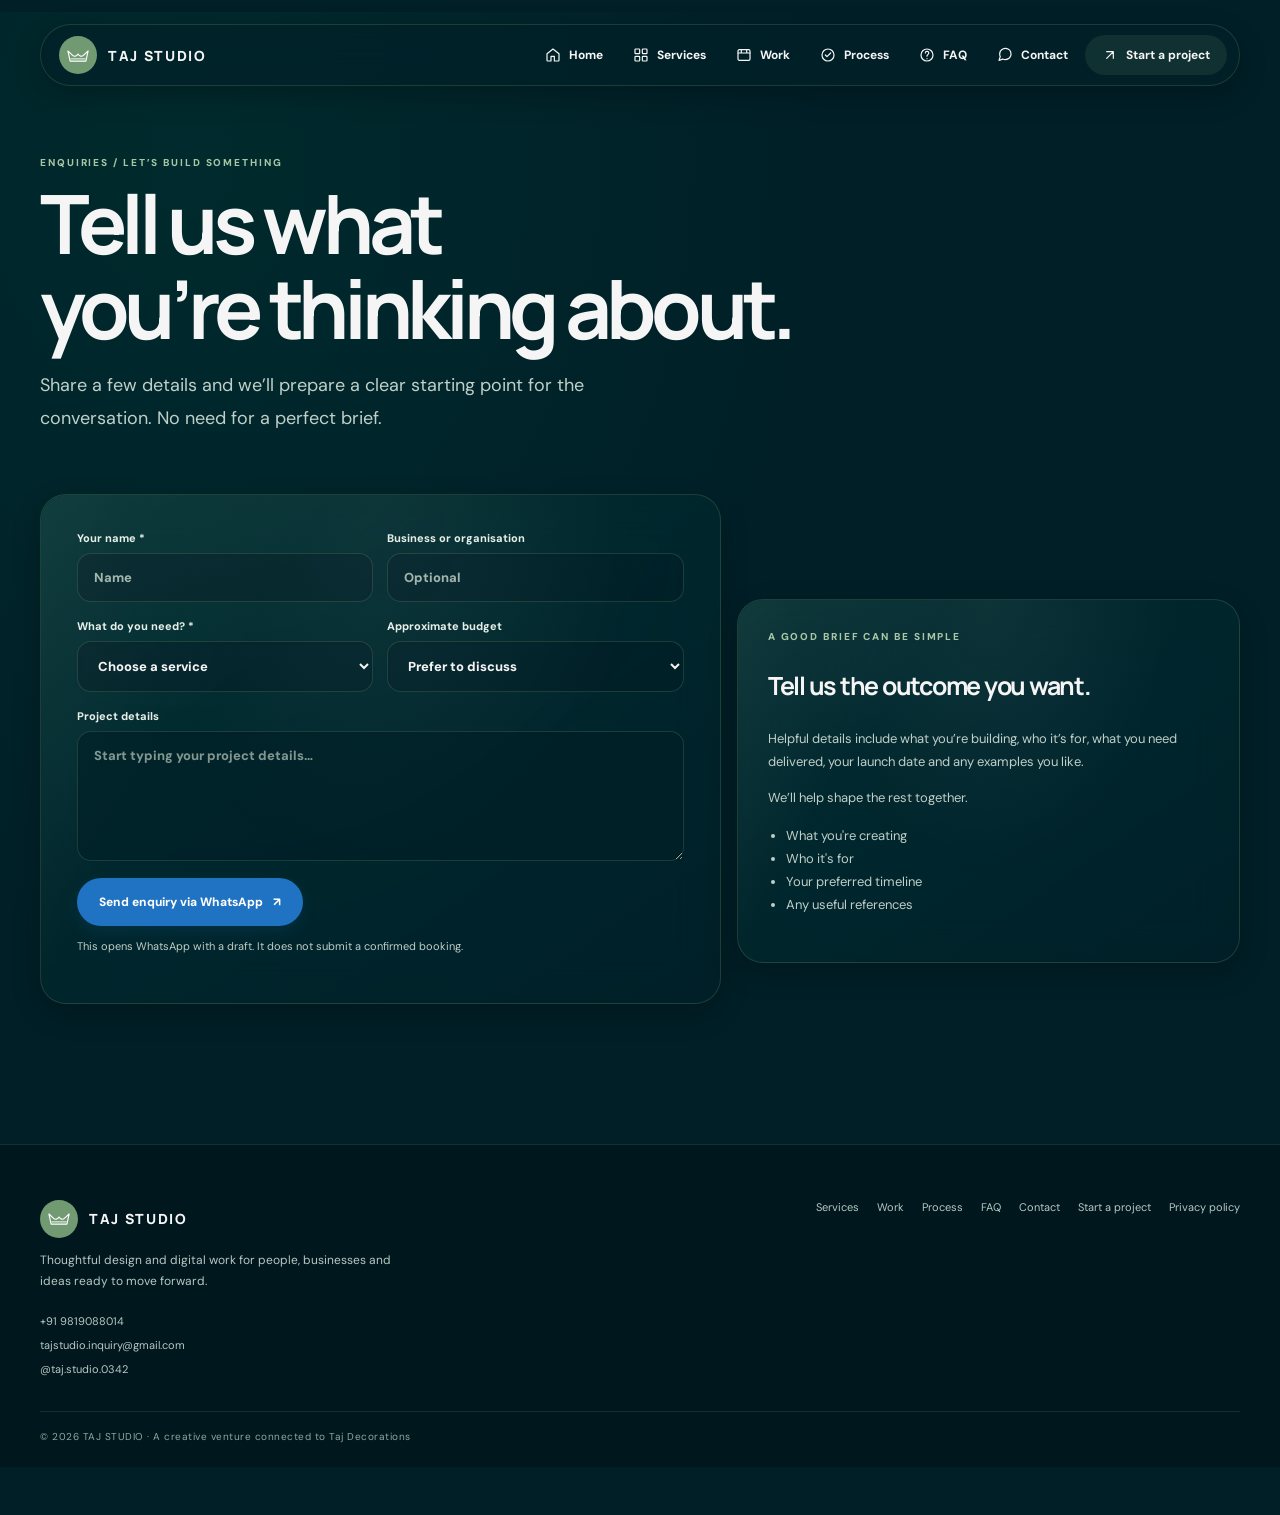
<file: start-project.html>
<!doctype html>
<html lang="en"><head><meta charset="utf-8"><meta name="viewport" content="width=device-width,initial-scale=1">
<meta name="description" content="Tell TAJ STUDIO about your website, branding or graphic design project."><meta name="theme-color" content="#001F27"><title>Start a Project | TAJ STUDIO</title>
<link rel="icon" href="assets/favicon.svg"><link rel="stylesheet" href="assets/style.css"></head><body><header class="site-header"><a class="brand" href="index.html" aria-label="TAJ STUDIO home"><span class="brand-mark"><img src="assets/crown.svg" alt=""></span><span>TAJ STUDIO</span></a><button class="menu" aria-label="Toggle navigation" aria-expanded="false"><svg class="nav-icon" viewBox="0 0 24 24" aria-hidden="true"><path d="M4 7h16M4 12h16M4 17h16"/></svg></button><nav class="nav" aria-label="Main navigation"><a href="index.html" aria-label="Home" title="Home"><svg class="nav-icon" viewBox="0 0 24 24" aria-hidden="true"><path d="m3 10 9-7 9 7v10a1 1 0 0 1-1 1h-6v-7H9v7H4a1 1 0 0 1-1-1z"/></svg><span class="nav-label">Home</span></a><a href="services.html" aria-label="Services" title="Services"><svg class="nav-icon" viewBox="0 0 24 24" aria-hidden="true"><rect x="3" y="3" width="7" height="7" rx="1"/><rect x="14" y="3" width="7" height="7" rx="1"/><rect x="3" y="14" width="7" height="7" rx="1"/><rect x="14" y="14" width="7" height="7" rx="1"/></svg><span class="nav-label">Services</span></a><a href="work.html" aria-label="Work" title="Work"><svg class="nav-icon" viewBox="0 0 24 24" aria-hidden="true"><rect x="3" y="4" width="18" height="16" rx="2"/><path d="M3 9h18M8 4v5m8-5v5"/></svg><span class="nav-label">Work</span></a><a href="process.html" aria-label="Process" title="Process"><svg class="nav-icon" viewBox="0 0 24 24" aria-hidden="true"><circle cx="12" cy="12" r="9"/><path d="m8 12 2.5 2.5L16 9"/></svg><span class="nav-label">Process</span></a><a href="faq.html" aria-label="FAQ" title="FAQ"><svg class="nav-icon" viewBox="0 0 24 24" aria-hidden="true"><circle cx="12" cy="12" r="9"/><path d="M9.6 9a2.5 2.5 0 1 1 4.3 1.7c-1.2 1.1-1.9 1.5-1.9 3M12 17.5h.01"/></svg><span class="nav-label">FAQ</span></a><a href="contact.html" aria-label="Contact" title="Contact"><svg class="nav-icon" viewBox="0 0 24 24" aria-hidden="true"><path d="M21 10.5a8.4 8.4 0 0 1-.9 3.8 8.5 8.5 0 0 1-7.6 4.7 8.4 8.4 0 0 1-3.8-.9L3 20l1.9-5.7a8.4 8.4 0 0 1-.9-3.8A8.5 8.5 0 0 1 8.7 2.9a8.4 8.4 0 0 1 3.8-.9h.5a8.5 8.5 0 0 1 8 8z"/></svg><span class="nav-label">Contact</span></a><a class="nav-cta" href="start-project.html" aria-label="Start a project" title="Start a project"><svg class="nav-icon" viewBox="0 0 24 24" aria-hidden="true"><path d="M7 17 17 7M7 7h10v10"/></svg><span class="nav-label">Start a project</span></a></nav></header><main class="wrap">
<section class="page-head reveal"><div class="eyebrow">ENQUIRIES / LET’S BUILD SOMETHING</div><h1>Tell us what<br>you’re thinking about.</h1><p>Share a few details and we’ll prepare a clear starting point for the conversation. No need for a perfect brief.</p></section>
<section class="section form-layout"><form class="glass-card form-card" id="projectForm"><div class="form-grid">
<label class="field">Your name *<input name="name" required maxlength="80" placeholder="Name"></label>
<label class="field">Business or organisation<input name="business" maxlength="100" placeholder="Optional"></label>
<label class="field">What do you need? *<select name="service" required><option value="">Choose a service</option><option>Website Design</option><option>Website Development</option><option>Landing Page Design</option><option>E-commerce Websites</option><option>UI/UX Design</option><option>Website Redesign</option><option>Website Maintenance</option><option>Search Engine Optimisation Setup</option><option>Logo Design</option><option>Brand Identity Design</option><option>Brand Guidelines</option><option>Graphic Design</option><option>Social Media Creatives</option><option>Advertising Creatives</option><option>Posters & Flyers</option><option>Brochures & Catalogues</option><option>Business Cards & Stationery</option><option>Packaging Design</option><option>Presentation Design</option><option>Photo & Video Editing</option></select></label>
<label class="field">Approximate budget<select name="budget"><option value="">Prefer to discuss</option><option>Under ₹5,000</option><option>₹5,000–₹15,000</option><option>₹15,000–₹40,000</option><option>₹40,000+</option></select></label>
<label class="field full field-floating">Project details<span class="floating-prompt" aria-hidden="true">What are you trying to create? Any deadline or reference?</span><textarea name="details" rows="5" maxlength="1200" placeholder="Start typing your project details…" data-floating-prompt></textarea></label>
</div><button class="btn btn-dark" type="submit">Send enquiry via WhatsApp <span aria-hidden="true">↗</span></button><p class="form-note">This opens WhatsApp with a draft. It does not submit a confirmed booking.</p></form>
<aside class="glass-card aside-card"><div class="kicker">A GOOD BRIEF CAN BE SIMPLE</div><h3>Tell us the outcome you want.</h3><p>Helpful details include what you’re building, who it’s for, what you need delivered, your launch date and any examples you like.</p><p>We’ll help shape the rest together.</p><ul><li>What you're creating</li><li>Who it's for</li><li>Your preferred timeline</li><li>Any useful references</li></ul></aside></section>
</main><footer><div class="wrap"><div class="footer-main"><div class="footer-brand"><a class="brand" href="index.html"><span class="brand-mark"><img src="assets/crown.svg" alt=""></span><span>TAJ STUDIO</span></a><p>Thoughtful design and digital work for people, businesses and ideas ready to move forward.</p><div class="footer-contact"><a href="tel:+919819088014">+91 9819088014</a><a href="mailto:tajstudio.inquiry@gmail.com">tajstudio.inquiry@gmail.com</a><a href="https://instagram.com/taj.studio.0342" target="_blank" rel="noopener">@taj.studio.0342</a></div></div><div class="footer-links"><a href="services.html">Services</a><a href="work.html">Work</a><a href="process.html">Process</a><a href="faq.html">FAQ</a><a href="contact.html">Contact</a><a href="start-project.html">Start a project</a><a href="privacy-policy.html">Privacy policy</a></div></div><div class="copyright">© <span data-year></span> TAJ STUDIO · A creative venture connected to Taj Decorations</div></div></footer><script src="assets/app.js"></script></body></html>
</file>
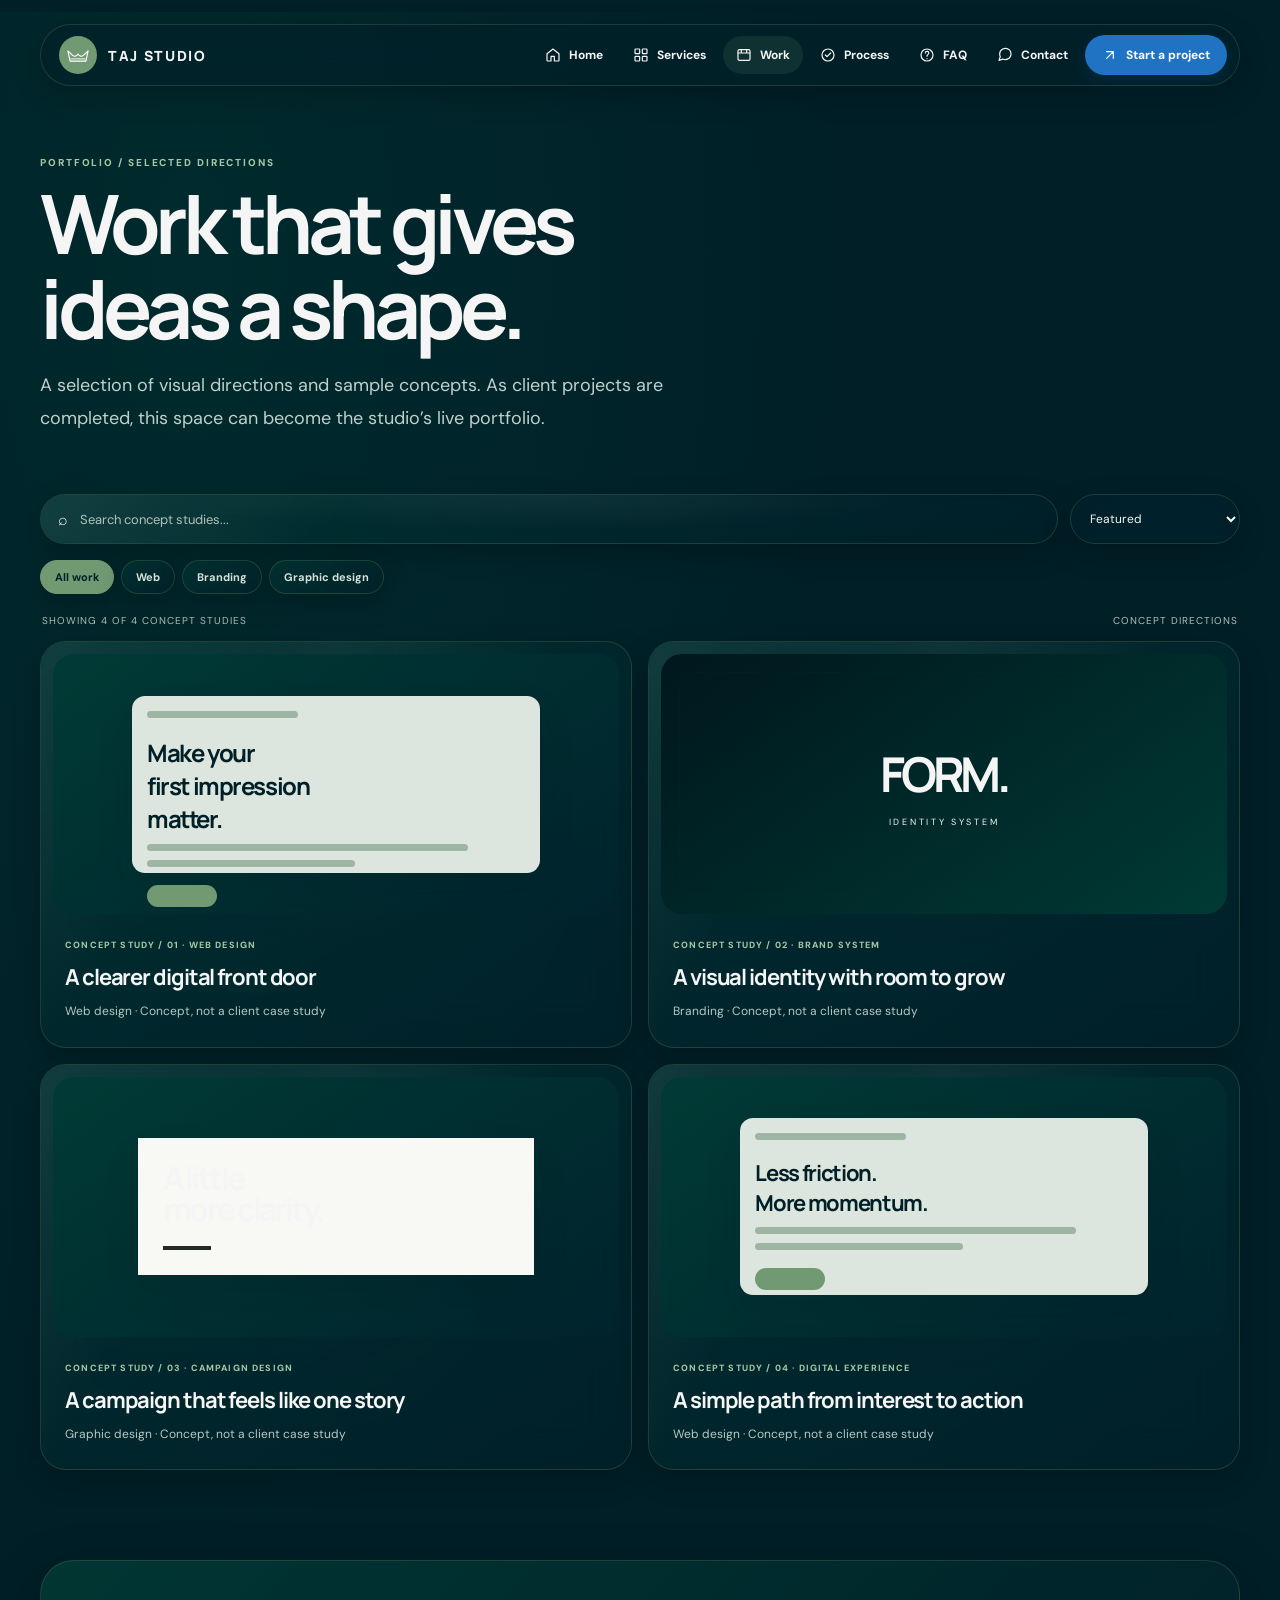
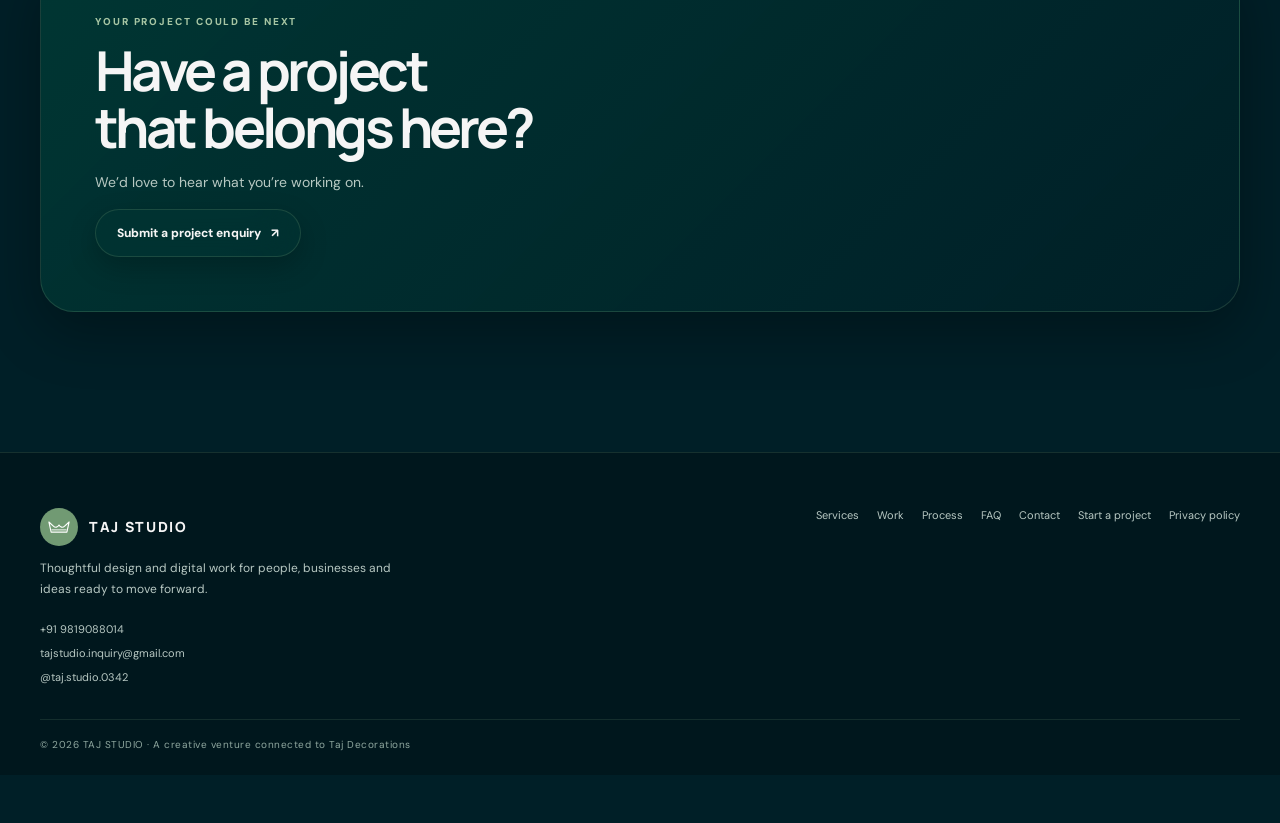
<file: work.html>
<!doctype html>
<html lang="en"><head><meta charset="utf-8"><meta name="viewport" content="width=device-width,initial-scale=1">
<meta name="description" content="Selected creative and digital concept directions by TAJ STUDIO."><meta name="theme-color" content="#001F27"><title>Selected Work | TAJ STUDIO</title>
<link rel="icon" href="assets/favicon.svg"><link rel="stylesheet" href="assets/style.css"></head><body><header class="site-header"><a class="brand" href="index.html" aria-label="TAJ STUDIO home"><span class="brand-mark"><img src="assets/crown.svg" alt=""></span><span>TAJ STUDIO</span></a><button class="menu" aria-label="Toggle navigation" aria-expanded="false"><svg class="nav-icon" viewBox="0 0 24 24" aria-hidden="true"><path d="M4 7h16M4 12h16M4 17h16"/></svg></button><nav class="nav" aria-label="Main navigation"><a href="index.html" aria-label="Home" title="Home"><svg class="nav-icon" viewBox="0 0 24 24" aria-hidden="true"><path d="m3 10 9-7 9 7v10a1 1 0 0 1-1 1h-6v-7H9v7H4a1 1 0 0 1-1-1z"/></svg><span class="nav-label">Home</span></a><a href="services.html" aria-label="Services" title="Services"><svg class="nav-icon" viewBox="0 0 24 24" aria-hidden="true"><rect x="3" y="3" width="7" height="7" rx="1"/><rect x="14" y="3" width="7" height="7" rx="1"/><rect x="3" y="14" width="7" height="7" rx="1"/><rect x="14" y="14" width="7" height="7" rx="1"/></svg><span class="nav-label">Services</span></a><a href="work.html" aria-label="Work" title="Work"><svg class="nav-icon" viewBox="0 0 24 24" aria-hidden="true"><rect x="3" y="4" width="18" height="16" rx="2"/><path d="M3 9h18M8 4v5m8-5v5"/></svg><span class="nav-label">Work</span></a><a href="process.html" aria-label="Process" title="Process"><svg class="nav-icon" viewBox="0 0 24 24" aria-hidden="true"><circle cx="12" cy="12" r="9"/><path d="m8 12 2.5 2.5L16 9"/></svg><span class="nav-label">Process</span></a><a href="faq.html" aria-label="FAQ" title="FAQ"><svg class="nav-icon" viewBox="0 0 24 24" aria-hidden="true"><circle cx="12" cy="12" r="9"/><path d="M9.6 9a2.5 2.5 0 1 1 4.3 1.7c-1.2 1.1-1.9 1.5-1.9 3M12 17.5h.01"/></svg><span class="nav-label">FAQ</span></a><a href="contact.html" aria-label="Contact" title="Contact"><svg class="nav-icon" viewBox="0 0 24 24" aria-hidden="true"><path d="M21 10.5a8.4 8.4 0 0 1-.9 3.8 8.5 8.5 0 0 1-7.6 4.7 8.4 8.4 0 0 1-3.8-.9L3 20l1.9-5.7a8.4 8.4 0 0 1-.9-3.8A8.5 8.5 0 0 1 8.7 2.9a8.4 8.4 0 0 1 3.8-.9h.5a8.5 8.5 0 0 1 8 8z"/></svg><span class="nav-label">Contact</span></a><a class="nav-cta" href="start-project.html" aria-label="Start a project" title="Start a project"><svg class="nav-icon" viewBox="0 0 24 24" aria-hidden="true"><path d="M7 17 17 7M7 7h10v10"/></svg><span class="nav-label">Start a project</span></a></nav></header><main class="wrap">
<section class="page-head reveal"><div class="eyebrow">PORTFOLIO / SELECTED DIRECTIONS</div><h1>Work that gives<br>ideas a shape.</h1><p>A selection of visual directions and sample concepts. As client projects are completed, this space can become the studio’s live portfolio.</p></section>
<section class="section"><div class="toolbar"><label class="glass-card searchbox"><span>⌕</span><input id="projectSearch" type="search" placeholder="Search concept studies..." aria-label="Search work"></label><select id="workSort" aria-label="Sort work"><option value="featured">Featured</option><option value="az">Name: A to Z</option><option value="za">Name: Z to A</option></select></div><div class="filters"><button class="filter active" data-filter="all">All work</button><button class="filter" data-filter="web">Web</button><button class="filter" data-filter="branding">Branding</button><button class="filter" data-filter="graphic">Graphic design</button></div><div class="result-line"><span id="workResultCount">Showing 4 concept studies</span><span>CONCEPT DIRECTIONS</span></div>
<div class="project-grid" id="projectGrid">
<article class="glass-card project" data-project data-category="web" data-name="a clearer digital front door"><div class="project-art"><div class="mock-window"><div class="mock-top"></div><div style="font:700 24px Manrope;letter-spacing:-.06em">Make your<br>first impression<br>matter.</div><div class="mock-lines"></div><div class="mock-lines short"></div><div class="mock-pill"></div></div></div><div class="project-copy"><small>CONCEPT STUDY / 01 · WEB DESIGN</small><h3>A clearer digital front door</h3><p>Web design · Concept, not a client case study</p></div></article>
<article class="glass-card project" data-project data-category="branding" data-name="a visual identity with room to grow"><div class="project-art dark"><div style="text-align:center"><div style="font:700 48px Manrope;letter-spacing:-.09em">FORM.</div><div style="font-size:9px;letter-spacing:.3em;margin-top:10px">IDENTITY SYSTEM</div></div></div><div class="project-copy"><small>CONCEPT STUDY / 02 · BRAND SYSTEM</small><h3>A visual identity with room to grow</h3><p>Branding · Concept, not a client case study</p></div></article>
<article class="glass-card project" data-project data-category="graphic" data-name="a campaign that feels like one story"><div class="project-art mid"><div style="width:70%;padding:25px;background:#f8f8f5;box-shadow:0 18px 40px #0001"><div style="font:700 32px Manrope;letter-spacing:-.08em;line-height:.95">A little<br>more clarity.</div><div style="width:48px;height:4px;background:#252a26;margin-top:22px"></div></div></div><div class="project-copy"><small>CONCEPT STUDY / 03 · CAMPAIGN DESIGN</small><h3>A campaign that feels like one story</h3><p>Graphic design · Concept, not a client case study</p></div></article>
<article class="glass-card project" data-project data-category="web" data-name="a simple path from interest to action"><div class="project-art light"><div class="mock-window"><div class="mock-top"></div><div style="font:700 22px Manrope;letter-spacing:-.06em">Less friction.<br>More momentum.</div><div class="mock-lines"></div><div class="mock-lines short"></div><div class="mock-pill"></div></div></div><div class="project-copy"><small>CONCEPT STUDY / 04 · DIGITAL EXPERIENCE</small><h3>A simple path from interest to action</h3><p>Web design · Concept, not a client case study</p></div></article>
</div><p class="empty glass-card" id="workEmpty">No projects match those filters. Try another search or category.</p></section>
<section class="section"><div class="contact-band"><div><div class="kicker">YOUR PROJECT COULD BE NEXT</div><h2>Have a project<br>that belongs here?</h2><p>We’d love to hear what you’re working on.</p><a class="btn btn-glass" href="start-project.html">Submit a project enquiry <span aria-hidden="true">↗</span></a></div></div></section>
</main><footer><div class="wrap"><div class="footer-main"><div class="footer-brand"><a class="brand" href="index.html"><span class="brand-mark"><img src="assets/crown.svg" alt=""></span><span>TAJ STUDIO</span></a><p>Thoughtful design and digital work for people, businesses and ideas ready to move forward.</p><div class="footer-contact"><a href="tel:+919819088014">+91 9819088014</a><a href="mailto:tajstudio.inquiry@gmail.com">tajstudio.inquiry@gmail.com</a><a href="https://instagram.com/taj.studio.0342" target="_blank" rel="noopener">@taj.studio.0342</a></div></div><div class="footer-links"><a href="services.html">Services</a><a href="work.html">Work</a><a href="process.html">Process</a><a href="faq.html">FAQ</a><a href="contact.html">Contact</a><a href="start-project.html">Start a project</a><a href="privacy-policy.html">Privacy policy</a></div></div><div class="copyright">© <span data-year></span> TAJ STUDIO · A creative venture connected to Taj Decorations</div></div></footer><script src="assets/app.js"></script></body></html>
</file>
<file: assets/style.css>
@import url('https://fonts.googleapis.com/css2?family=DM+Sans:wght@400;500;600;700;800&family=Manrope:wght@400;500;600;700;800&display=swap');:root{--sage:#719A73;--evergreen:#003A35;--ink:#001F27;--marine:#1F73C2;--off:#F5F5F5;--paper:#fff;--bg:var(--off);--text:var(--ink);--muted:#657572;--line:rgba(0,31,39,.12);--glass:rgba(255,255,255,.66);--glass-strong:rgba(255,255,255,.88);--shadow:0 22px 60px rgba(0,31,39,.10),0 3px 12px rgba(0,31,39,.045);--soft:0 10px 30px rgba(0,31,39,.07);--radius:26px;--max:1200px}*{box-sizing:border-box}html{scroll-behavior:smooth;scroll-padding-top:110px}body{margin:0;background:var(--bg);color:var(--text);font-family:'DM Sans',sans-serif;-webkit-font-smoothing:antialiased;overflow-x:hidden}img,svg{max-width:100%}a{color:inherit;text-decoration:none}button,input,select,textarea{font:inherit}button,a{-webkit-tap-highlight-color:transparent}button{cursor:pointer}::selection{background:var(--sage);color:#fff}.wrap{width:min(var(--max),calc(100% - 64px));margin-inline:auto}.site-header{position:sticky;top:12px;z-index:50;width:min(var(--max),calc(100% - 40px));margin:12px auto 0;padding:10px 12px 10px 18px;display:flex;align-items:center;justify-content:space-between;gap:24px;border:1px solid rgba(255,255,255,.88);border-radius:999px;background:rgba(245,245,245,.82);backdrop-filter:blur(24px) saturate(145%);-webkit-backdrop-filter:blur(24px) saturate(145%);box-shadow:0 8px 30px rgba(0,31,39,.08),inset 0 1px 0 #fff}.brand{display:flex;align-items:center;gap:11px;flex:0 0 auto;font:800 14px Manrope;letter-spacing:.12em;color:var(--ink)}.brand-mark{width:38px;height:38px;border-radius:50%;display:grid;place-items:center;background:var(--evergreen);color:white}.brand-mark img{width:24px;height:19px;filter:brightness(0) invert(1)}.nav{display:flex;align-items:center;justify-content:flex-end;gap:4px;min-width:0}.nav a{display:inline-flex;align-items:center;justify-content:center;gap:8px;white-space:nowrap;padding:11px 13px;border-radius:999px;color:#526561;font-size:12px;font-weight:700;transition:background .2s,color .2s,transform .2s}.nav a:hover,.nav a[aria-current=page]{background:rgba(0,58,53,.10);color:var(--evergreen)}.nav a[aria-current=page]{box-shadow:inset 0 0 0 1px rgba(0,58,53,.08)}.nav .nav-icon{width:16px;height:16px;stroke:currentColor;fill:none;stroke-width:1.8;stroke-linecap:round;stroke-linejoin:round;flex:0 0 auto}.nav .nav-cta{padding:12px 17px;background:var(--evergreen);color:white;box-shadow:inset 0 1px 0 rgba(255,255,255,.2),0 5px 14px rgba(0,58,53,.18)}.nav .nav-cta:hover{background:var(--marine);color:#fff;transform:translateY(-1px)}.menu{display:none;border:1px solid var(--line);border-radius:50%;width:42px;height:42px;background:var(--glass-strong);color:var(--evergreen)}main{min-height:60vh}.hero{position:relative;overflow:hidden;margin:28px auto 96px;padding:clamp(54px,7vw,100px) clamp(32px,7vw,88px);min-height:590px;border:1px solid rgba(255,255,255,.92);border-radius:38px;background:linear-gradient(135deg,#fff 0%,rgba(245,245,245,.92) 56%,rgba(113,154,115,.13) 100%);box-shadow:var(--shadow);display:flex;flex-direction:column;justify-content:center;isolation:isolate}.hero:before{content:"";position:absolute;z-index:-1;width:540px;height:540px;right:-150px;top:-210px;border-radius:50%;background:radial-gradient(circle,rgba(113,154,115,.24),rgba(113,154,115,.04) 64%,transparent 72%)}.hero:after{content:"";position:absolute;z-index:-1;width:300px;height:300px;right:8%;bottom:-215px;border-radius:50%;border:1px solid rgba(0,58,53,.12);box-shadow:0 0 0 32px rgba(113,154,115,.08),0 0 0 66px rgba(113,154,115,.055)}.eyebrow,.kicker{font-size:10px;letter-spacing:.19em;text-transform:uppercase;font-weight:800;color:var(--sage)}.hero h1,.page-head h1{max-width:900px;margin:23px 0 18px;font:700 clamp(54px,7vw,104px)/.98 Manrope;letter-spacing:-.075em;color:var(--ink)}.hero h1 span{color:var(--evergreen)}.hero p,.page-head p{max-width:610px;color:#5d706c;font-size:clamp(15px,1.5vw,18px);line-height:1.8}.actions{display:flex;gap:10px;flex-wrap:wrap;margin-top:28px}.btn{display:inline-flex;align-items:center;justify-content:center;gap:10px;padding:15px 21px;border-radius:999px;border:1px solid transparent;font-size:12px;font-weight:800;transition:transform .2s,box-shadow .2s,background .2s}.btn:hover{transform:translateY(-2px)}.btn:active{transform:scale(.98)}.btn-dark{background:var(--evergreen);color:white;box-shadow:inset 0 1px 0 rgba(255,255,255,.2),0 8px 20px rgba(0,58,53,.16)}.btn-dark:hover{background:var(--marine)}.btn-glass{background:rgba(255,255,255,.68);border-color:rgba(255,255,255,.96);color:var(--evergreen);box-shadow:var(--soft);backdrop-filter:blur(14px)}.btn-glass:hover{background:#fff;border-color:var(--sage)}.hero-meta{position:absolute;left:clamp(32px,7vw,88px);right:clamp(32px,7vw,88px);bottom:28px;display:flex;justify-content:space-between;gap:12px;color:#78908b;font-size:9px;letter-spacing:.15em;text-transform:uppercase}.section{padding:0 0 90px}.section-head{display:flex;justify-content:space-between;align-items:end;gap:30px;margin-bottom:28px}.section-head h2,.page-head h1{margin:12px 0 0;font:700 clamp(34px,4.6vw,60px)/1.04 Manrope;letter-spacing:-.065em;color:var(--ink)}.section-head p{max-width:440px;color:var(--muted);font-size:14px;line-height:1.8;margin:0}.glass-card{min-width:0;border:1px solid rgba(255,255,255,.94);background:rgba(255,255,255,.66);backdrop-filter:blur(18px);-webkit-backdrop-filter:blur(18px);border-radius:var(--radius);box-shadow:var(--soft),inset 0 1px 0 rgba(255,255,255,.95)}.bento{display:grid;grid-template-columns:minmax(0,1.15fr) minmax(0,.85fr);gap:16px}.feature{min-height:315px;padding:34px;display:flex;flex-direction:column;justify-content:space-between;min-width:0}.feature-dark{background:var(--evergreen);color:white;border-color:rgba(0,58,53,.9)}.feature h3{font:700 clamp(26px,2.8vw,38px)/1.1 Manrope;letter-spacing:-.05em;margin:18px 0 10px}.feature p{max-width:440px;color:rgba(255,255,255,.76);font-size:13px;line-height:1.75}.feature .kicker{color:#b4d0b5}.feature .feature-link{font-size:12px;font-weight:800;margin-top:20px;color:inherit}.feature-light{background:rgba(255,255,255,.72)}.service-preview{display:grid;grid-template-columns:repeat(4,minmax(0,1fr));gap:12px}.mini-service{padding:22px 20px;min-height:145px;display:flex;flex-direction:column;justify-content:space-between;transition:.2s}.mini-service:hover{transform:translateY(-4px);box-shadow:var(--shadow)}.mini-service .symbol{font:500 25px Manrope;color:var(--sage)}.mini-service b{font:800 13px Manrope}.mini-service small{font-size:10px;color:var(--muted)}.people{display:grid;grid-template-columns:repeat(2,minmax(0,1fr));gap:14px}.person{padding:30px;min-height:245px}.person h3{font:700 25px Manrope;letter-spacing:-.05em;margin:15px 0 8px}.person p{max-width:480px;color:var(--muted);font-size:13px;line-height:1.75}.person .btn{margin-top:15px}.contact-band{padding:clamp(28px,5vw,54px);display:grid;grid-template-columns:minmax(0,1fr) minmax(0,1fr);gap:40px;align-items:center;background:var(--ink);color:#fff;border-radius:34px;box-shadow:var(--shadow)}.contact-band h2{font:700 clamp(34px,4.5vw,55px)/1.04 Manrope;letter-spacing:-.065em;margin:14px 0}.contact-band p{color:rgba(255,255,255,.72);line-height:1.75;font-size:14px}.contact-list{display:grid;gap:9px;min-width:0}.contact-list a{display:flex;justify-content:space-between;align-items:center;gap:15px;padding:17px 18px;border:1px solid rgba(255,255,255,.15);border-radius:18px;background:rgba(255,255,255,.055);transition:.2s;min-width:0}.contact-list a:hover{background:rgba(113,154,115,.18);border-color:rgba(113,154,115,.45)}.contact-list small{display:block;color:#a8c0ba;font-size:9px;letter-spacing:.15em;margin-bottom:5px}.contact-list b{font-size:12px;font-weight:700;overflow-wrap:anywhere}.contact-list .arrow{color:#a8c99e}.page-head{padding:82px 0 42px}.page-head h1{font-size:clamp(46px,6.4vw,82px);max-width:900px}.page-head p{max-width:650px}.grid-3{display:grid;grid-template-columns:repeat(3,minmax(0,1fr));gap:14px}.service-card{padding:25px;min-height:220px;transition:.22s;min-width:0}.service-card:hover{transform:translateY(-4px);box-shadow:var(--shadow)}.service-card .num{font-size:10px;color:var(--sage);letter-spacing:.12em;font-weight:800}.service-card h3{font:700 19px Manrope;letter-spacing:-.04em;margin:23px 0 8px}.service-card p{font-size:12px;color:var(--muted);line-height:1.7;min-height:40px}.service-card a{display:inline-flex;align-items:center;gap:7px;margin-top:12px;font-size:11px;font-weight:800;color:var(--evergreen)}.toolbar{display:flex;align-items:center;gap:12px;margin:0 0 16px;min-width:0}.searchbox{flex:1;display:flex;align-items:center;gap:10px;padding:0 17px;min-height:50px;min-width:0}.searchbox input{width:100%;min-width:0;border:0;outline:0;background:transparent;color:var(--ink);font-size:13px}.toolbar select{min-height:50px;min-width:170px;padding:0 15px;border:1px solid rgba(255,255,255,.9);border-radius:999px;background:rgba(255,255,255,.78);color:var(--ink);font-size:12px;outline:0}.filters{display:flex;flex-wrap:wrap;gap:7px;margin:15px 0 20px}.filter{padding:9px 14px;border:1px solid rgba(255,255,255,.95);border-radius:999px;background:rgba(255,255,255,.62);color:#60736e;font-size:11px;font-weight:700}.filter.active{background:var(--evergreen);color:white;border-color:var(--evergreen)}.result-line{display:flex;justify-content:space-between;gap:14px;color:#71847f;font-size:10px;letter-spacing:.1em;text-transform:uppercase;margin:14px 2px}.project-grid{display:grid;grid-template-columns:repeat(2,minmax(0,1fr));gap:16px}.project{padding:12px;overflow:hidden;min-width:0}.project-art{height:260px;border-radius:21px;background:#e5ece8;display:grid;place-items:center;overflow:hidden;position:relative}.project-art:before{content:"";position:absolute;inset:18px;border:1px solid rgba(0,58,53,.13);border-radius:15px}.project-art.dark{background:var(--evergreen);color:white}.project-art.mid{background:#dce7df}.project-art.light{background:#fff}.mock-window{width:72%;height:68%;border-radius:13px;background:rgba(255,255,255,.88);box-shadow:0 18px 35px rgba(0,31,39,.13);padding:15px;color:var(--ink);position:relative}.mock-top{height:7px;width:40%;background:#b9d0c2;border-radius:99px;margin-bottom:18px}.mock-lines{height:7px;background:#d9e4dd;border-radius:99px;margin:9px 0;width:85%}.mock-lines.short{width:55%}.mock-pill{width:70px;height:22px;border-radius:99px;background:var(--evergreen);margin-top:18px}.project-copy{padding:18px 12px 13px}.project-copy small{font-size:9px;letter-spacing:.13em;color:var(--sage);font-weight:800}.project-copy h3{font:700 22px Manrope;letter-spacing:-.05em;margin:9px 0}.project-copy p{font-size:12px;color:var(--muted);line-height:1.7;margin:0}.steps{display:grid;grid-template-columns:repeat(4,minmax(0,1fr));gap:12px}.step{padding:25px;min-height:210px;min-width:0}.step .num{font:800 11px Manrope;color:var(--sage)}.step h3{font:700 19px Manrope;margin:28px 0 9px}.step p{font-size:12px;line-height:1.75;color:var(--muted)}.faq-list{display:grid;gap:10px}.faq-item{padding:20px 23px}.faq-item summary{cursor:pointer;list-style:none;font:700 14px Manrope;display:flex;justify-content:space-between;gap:20px}.faq-item summary::-webkit-details-marker{display:none}.faq-item summary:after{content:"+";font-size:20px;font-weight:400;color:var(--sage)}.faq-item[open] summary:after{content:"−"}.faq-item p{font-size:13px;line-height:1.75;color:var(--muted);max-width:780px}.contact-grid{display:grid;grid-template-columns:repeat(2,minmax(0,1fr));gap:15px}.contact-card{padding:30px;min-width:0}.contact-card h3{font:700 24px Manrope;letter-spacing:-.04em}.contact-card p{color:var(--muted);font-size:13px;line-height:1.75;overflow-wrap:anywhere}.form-layout{display:grid;grid-template-columns:minmax(0,1.15fr) minmax(300px,.85fr);gap:16px;align-items:start}.form-card{padding:clamp(22px,4vw,36px);min-width:0}.form-grid{display:grid;grid-template-columns:repeat(2,minmax(0,1fr));gap:0 14px}.field{display:block;margin:0 0 17px;font-size:11px;font-weight:800;color:#52645f;min-width:0}.field.full{grid-column:1/-1}.field input,.field select,.field textarea{display:block;width:100%;min-width:0;margin-top:8px;padding:15px 16px;border:1px solid rgba(0,31,39,.10);border-radius:15px;background:rgba(245,245,245,.92);outline:0;color:var(--ink);font-size:13px;box-shadow:inset 0 1px 3px rgba(0,31,39,.035);transition:border .2s,background .2s}.field input:focus,.field select:focus,.field textarea:focus{border-color:var(--sage);background:#fff}.field textarea{resize:vertical;min-height:130px}.form-note{font-size:11px;color:var(--muted);line-height:1.7}.aside-card{padding:30px;position:sticky;top:105px;min-width:0}.aside-card h3{font:700 25px Manrope;letter-spacing:-.05em}.aside-card p,.aside-card li{font-size:13px;line-height:1.75;color:var(--muted)}.aside-card ul{padding-left:18px}footer{margin-top:50px;padding:55px 0 24px;background:var(--ink);color:white}.footer-main{display:flex;justify-content:space-between;gap:35px;align-items:flex-start}.footer-brand{max-width:460px}.footer-brand .brand{color:white}.footer-brand p{max-width:370px;color:#b5c7c2;font-size:12px;line-height:1.75}.footer-links{display:flex;gap:13px 18px;flex-wrap:wrap;align-content:start;max-width:460px}.footer-links a{font-size:11px;color:#c5d2ce}.footer-links a:hover{color:#a8c99e}.footer-contact{display:grid;gap:10px;margin-top:22px}.footer-contact a{font-size:11px;color:#c5d2ce;overflow-wrap:anywhere}.copyright{border-top:1px solid rgba(255,255,255,.14);margin-top:35px;padding-top:18px;color:#91a7a1;font-size:10px;letter-spacing:.05em}.reveal{opacity:0;transform:translateY(14px);transition:opacity .55s ease,transform .55s ease}.reveal.visible{opacity:1;transform:none}.empty{display:none;padding:30px;text-align:center;color:var(--muted);font-size:13px}[hidden]{display:none!important}@media(min-width:1400px){:root{--max:1240px}.hero{min-height:630px}.service-card{min-height:230px}}@media(max-width:1050px){.wrap{width:calc(100% - 48px)}.site-header{width:calc(100% - 32px);gap:12px}.nav{gap:1px}.nav a{padding:10px 9px;font-size:11px}.nav a .nav-label{display:none}.nav .nav-cta .nav-label{display:inline}.nav .nav-cta{padding:12px 15px}.steps{grid-template-columns:repeat(2,minmax(0,1fr))}.service-preview{grid-template-columns:repeat(2,minmax(0,1fr))}}@media(max-width:760px){.wrap{width:calc(100% - 32px)}.site-header{width:calc(100% - 20px);top:8px;margin-top:8px;padding:8px 9px 8px 14px}.brand{font-size:12px}.brand-mark{width:34px;height:34px}.menu{display:grid;place-items:center}.nav{display:none;position:absolute;top:57px;left:0;right:0;padding:12px;border-radius:22px;border:1px solid rgba(255,255,255,.9);background:rgba(245,245,245,.96);backdrop-filter:blur(24px);box-shadow:var(--shadow);flex-direction:column;align-items:stretch}.nav.open{display:flex}.nav a,.nav a .nav-label{display:flex}.nav a{justify-content:flex-start;padding:13px 15px;font-size:12px}.nav .nav-cta{justify-content:center}.hero{margin:18px auto 72px;padding:48px 25px 82px;min-height:510px;border-radius:28px}.hero h1{font-size:clamp(48px,13vw,76px)}.hero-meta{left:25px;right:25px;bottom:23px;flex-wrap:wrap;justify-content:flex-start;gap:8px 17px}.section{padding-bottom:68px}.section-head{display:block}.section-head p{margin-top:15px}.bento,.people,.contact-band,.contact-grid,.form-layout,.project-grid{grid-template-columns:1fr}.feature{min-height:255px;padding:26px}.grid-3{grid-template-columns:repeat(2,minmax(0,1fr))}.page-head{padding:60px 0 30px}.page-head h1{font-size:clamp(42px,11vw,64px)}.toolbar{align-items:stretch;flex-direction:column}.toolbar select{width:100%}.result-line{font-size:9px;flex-wrap:wrap}.project-art{height:220px}.contact-band{padding:28px;border-radius:27px}.footer-main{display:block}.footer-links{margin-top:24px}.form-grid{grid-template-columns:1fr}.field.full{grid-column:auto}.aside-card{position:static;padding:25px}}@media(max-width:480px){.grid-3,.steps{grid-template-columns:1fr}.service-preview{grid-template-columns:1fr 1fr}.hero{min-height:490px}.hero h1{font-size:clamp(44px,12vw,60px)}.section-head h2{font-size:36px}.project-art{height:190px}.contact-list b{font-size:11px}}@media(prefers-reduced-motion:reduce){*,*:before,*:after{scroll-behavior:auto!important;transition:none!important}.reveal{opacity:1;transform:none}}:root{--ink:#001F27;--evergreen:#003A35;--sage:#719A73;--marine:#1F73C2;--off:#F5F5F5;--bg:var(--ink);--text:var(--off);--muted:#B7C9C3;--line:rgba(113,154,115,.24);--glass:rgba(0,58,53,.34);--glass-strong:rgba(0,58,53,.56);--shadow:0 20px 55px rgba(0,0,0,.3);--soft:0 10px 28px rgba(0,0,0,.22)}html,body{background:var(--ink);color:var(--off)}body{background:radial-gradient(ellipse at 15% 10%,rgba(0,58,53,.42),transparent 42%),var(--ink)}.site-header{background:rgba(0,31,39,.68);border:1px solid rgba(113,154,115,.24);box-shadow:var(--soft);backdrop-filter:blur(22px) saturate(135%);-webkit-backdrop-filter:blur(22px) saturate(135%)}.brand,.brand span,.nav a{color:var(--off)}.brand-mark{background:var(--sage);color:var(--ink)}.nav a:hover,.nav a[aria-current=page]{background:rgba(113,154,115,.14);color:var(--off)}.nav .nav-cta,.btn-dark{background:var(--marine);color:#fff;box-shadow:0 6px 16px rgba(31,115,194,.14)}.nav .nav-cta:hover,.btn-dark:hover{background:var(--sage);color:var(--ink)}.menu{background:var(--glass-strong);border-color:var(--line);color:var(--off)}.hero{background:linear-gradient(135deg,rgba(0,58,53,.78),rgba(0,31,39,.88));border:1px solid var(--line);box-shadow:var(--shadow);backdrop-filter:blur(20px) saturate(135%);-webkit-backdrop-filter:blur(20px) saturate(135%)}.hero:before{background:radial-gradient(circle,rgba(113,154,115,.16),transparent 68%)}.hero:after{border-color:rgba(113,154,115,.2);box-shadow:0 0 0 30px rgba(113,154,115,.05),0 0 0 62px rgba(113,154,115,.025)}.hero h1,.page-head h1,.section-head h2{color:var(--off)}.hero h1 span,.feature .kicker,.mini-service .symbol,.service-card .num,.project-copy small{color:#A7C6A4}.eyebrow,.kicker{color:#A7C6A4}.hero p,.page-head p,.section-head p{color:#C0D0C9}.glass-card,.feature-light,.service-card,.mini-service,.person,.step,.faq-item,.contact-card,.form-card,.aside-card,.project,.toolbar .searchbox,.toolbar select,.filter,.empty,.contact-list a{background:linear-gradient(145deg,rgba(0,58,53,.48),rgba(0,31,39,.62));color:var(--off);border:1px solid rgba(113,154,115,.24);box-shadow:var(--soft);backdrop-filter:blur(22px) saturate(140%);-webkit-backdrop-filter:blur(22px) saturate(140%)}.glass-card,.service-card,.mini-service,.person,.step,.faq-item,.contact-card,.form-card,.aside-card,.project{position:relative;overflow:hidden}.glass-card:before,.service-card:before,.mini-service:before,.person:before,.step:before,.faq-item:before,.contact-card:before,.form-card:before,.aside-card:before,.project:before{content:"";position:absolute;inset:0;pointer-events:none;border-radius:inherit;background:linear-gradient(120deg,rgba(245,245,245,.075),transparent 30%),radial-gradient(ellipse at 50% 0,rgba(245,245,245,.055),transparent 55%)}.glass-card:hover,.service-card:hover,.mini-service:hover,.person:hover,.step:hover,.faq-item:hover,.project:hover{transform:translateY(-2px);border-color:rgba(113,154,115,.44);box-shadow:0 18px 42px rgba(0,0,0,.3)}.feature-dark{background:linear-gradient(145deg,rgba(0,58,53,.9),rgba(0,31,39,.94));border:1px solid var(--line);color:var(--off)}.feature h3,.feature-link,.mini-service b,.person h3,.service-card h3,.step h3,.faq-item summary,.contact-card h3,.aside-card h3{color:var(--off)}.feature p,.person p,.service-card p,.step p,.faq-item p,.contact-card p,.aside-card p,.aside-card li,.form-note,.mini-service small{color:#BFCFC8}.btn-glass{background:var(--glass);color:var(--off);border:1px solid var(--line);box-shadow:var(--soft);backdrop-filter:blur(18px)}.btn-glass:hover,.filter.active{background:var(--sage);color:var(--ink);border-color:var(--sage)}.filter{color:#D7E2DC}.searchbox input,.toolbar select{color:var(--off);background:transparent}.searchbox input::placeholder{color:#AFC0B8}.toolbar select option,.field select option{background:var(--evergreen);color:var(--off)}.result-line{color:#AFC0B8}.project-art,.project-art.mid,.project-art.light{background:linear-gradient(145deg,var(--evergreen),#00232C);color:var(--off)}.project-art.dark{background:linear-gradient(145deg,#00171D,var(--evergreen));color:var(--off)}.mock-window{background:#DCE6DF;color:var(--ink)}.mock-top,.mock-lines{background:#9EB5A4}.mock-pill{background:var(--sage);color:var(--ink)}.field{color:#E5EEE8}.field input,.field select,.field textarea{background:rgba(0,31,39,.62);color:var(--off);border:1px solid var(--line);border-radius:14px}.field input::placeholder,.field textarea::placeholder{color:#9FB3AA}.field input:focus,.field select:focus,.field textarea:focus{border-color:var(--sage);outline:2px solid rgba(113,154,115,.14);background:rgba(0,58,53,.7)}.contact-band{background:linear-gradient(135deg,rgba(0,58,53,.86),rgba(0,31,39,.94));border:1px solid var(--line);color:var(--off);box-shadow:var(--shadow)}.contact-band p,.footer-brand p,.footer-contact a,.footer-links a{color:#B7C9C3}.contact-list a{background:var(--glass)}.contact-list small{color:#A7C6A4}.contact-list b{color:var(--off)}footer{background:rgba(0,23,29,.9);color:var(--off);border-top:1px solid rgba(113,154,115,.2);backdrop-filter:blur(20px)}footer *{color:inherit}.copyright{color:#8FA9A0;border-color:rgba(113,154,115,.18)}a:focus-visible,button:focus-visible,input:focus-visible,select:focus-visible,textarea:focus-visible{outline:2px solid var(--sage);outline-offset:3px}@media(max-width:650px){.nav,.nav.open{background:rgba(0,31,39,.96);border:1px solid var(--line);backdrop-filter:blur(22px)}.nav a{color:var(--off)}}@media(prefers-reduced-motion:no-preference){.glass-card,.service-card,.mini-service,.person,.step,.faq-item,.project,.btn{transition:transform .25s ease,border-color .25s ease,box-shadow .25s ease}}


/* Lightweight, transform-based inspiration carousel */
.inspiration-section{overflow:hidden}
.inspiration-carousel{position:relative;overflow:hidden;contain:layout paint}
.inspiration-track{display:flex;gap:14px;overflow:visible;transform:translate3d(0,0,0);transition:transform .42s cubic-bezier(.22,.7,.2,1);will-change:transform;touch-action:pan-y;user-select:none}
.inspiration-slide{flex:0 0 100%;min-width:0;margin:0}
.inspiration-slide img{display:block;width:100%;height:clamp(220px,34vw,420px);object-fit:cover;object-position:center;border-radius:18px;border:1px solid rgba(113,154,115,.22);background:#003A35}
.inspiration-slide figcaption{display:flex;gap:10px;align-items:center;padding:11px 3px 3px;color:#BFCFC8;font-size:13px}
.inspiration-slide figcaption span{color:#719A73;font-variant-numeric:tabular-nums}
.inspiration-controls{display:flex;align-items:center;justify-content:space-between;gap:12px;padding-top:14px}
.inspiration-nav{display:flex;gap:8px}
.inspiration-arrow{display:grid;place-items:center;width:40px;height:40px;border-radius:50%;border:1px solid rgba(113,154,115,.28);background:rgba(0,58,53,.52);color:#F5F5F5;font-size:18px;cursor:pointer}
.inspiration-arrow:hover:not(:disabled){background:#719A73;color:#001F27}
.inspiration-arrow:disabled{opacity:.35;cursor:default}
.inspiration-count{font-size:11px;color:#B7C9C3;font-variant-numeric:tabular-nums;white-space:nowrap}
.inspiration-dots{display:flex;align-items:center;justify-content:center;gap:6px;flex:1}
.inspiration-dot{width:6px;height:6px;border:0;border-radius:20px;padding:0;background:rgba(113,154,115,.38);cursor:pointer}
.inspiration-dot[aria-current="true"]{width:19px;background:#719A73}
@media(min-width:700px){.inspiration-slide{flex-basis:calc(50% - 7px)}}
@media(max-width:650px){
 .inspiration-track{gap:0}
 .inspiration-slide{flex-basis:100%}
 .inspiration-slide img{height:230px;border-radius:15px}
 .inspiration-slide figcaption{font-size:12px}
 .inspiration-controls{gap:8px}
 .inspiration-arrow{width:38px;height:38px}
}

/* Cursor-following diffused light; disabled on touch and reduced-motion devices */
.cursor-glow{position:fixed;z-index:0;left:0;top:0;width:440px;height:440px;border-radius:50%;pointer-events:none;opacity:0;transform:translate(-50%,-50%);background:radial-gradient(circle,rgba(113,154,115,.12) 0%,rgba(0,58,53,.07) 34%,transparent 70%);filter:blur(24px);transition:opacity .25s ease;mix-blend-mode:screen}
body.has-cursor-glow>*{position:relative;z-index:1}
body.has-cursor-glow>.cursor-glow{position:fixed;z-index:0}
body.has-cursor-glow .site-header{z-index:50}

/* Bottom bounce / return control */
.back-top{position:fixed;right:22px;bottom:22px;z-index:70;width:48px;height:48px;border:1px solid rgba(113,154,115,.32);border-radius:50%;background:rgba(0,58,53,.82);color:#F5F5F5;backdrop-filter:blur(16px);box-shadow:0 10px 28px rgba(0,0,0,.25);opacity:0;visibility:hidden;transform:translateY(14px);transition:opacity .25s,transform .25s,visibility .25s;cursor:pointer}
.back-top.visible{opacity:1;visibility:visible;transform:translateY(0);animation:bottomBounce .55s ease}
@keyframes bottomBounce{0%,100%{transform:translateY(0)}35%{transform:translateY(-11px)}65%{transform:translateY(3px)}}
.field-floating{position:relative}
.floating-prompt{display:block;max-height:0;opacity:0;overflow:hidden;color:#A7C6A4;font-size:11px;line-height:1.4;transition:max-height .2s,opacity .2s,margin .2s}
.field-floating:focus-within .floating-prompt,.field-floating.has-value .floating-prompt{max-height:30px;opacity:1;margin:0 0 7px}
.field-floating textarea[data-floating-prompt]::placeholder{color:#82978F}
@media(hover:none),(prefers-reduced-motion:reduce){.cursor-glow{display:none}.inspiration-track{scroll-behavior:auto}}

/* Mobile layout refinements */
@media(max-width:650px){
 .wrap{width:calc(100% - 32px)}
 .site-header{width:calc(100% - 24px);top:8px;margin:8px auto 0;padding:8px 10px 8px 13px;gap:10px}
 .brand{font-size:12px;letter-spacing:.09em;gap:8px}
 .brand-mark{width:34px;height:34px}
 .menu{width:40px;height:40px;flex:0 0 auto}
 .nav,.nav.open{left:12px;right:12px;top:58px;width:auto;max-height:calc(100dvh - 82px);overflow:auto;border-radius:18px;padding:10px;box-shadow:0 18px 44px rgba(0,0,0,.35)}
 .nav a{width:100%;justify-content:flex-start;padding:13px 14px;font-size:13px}
 .hero{margin:16px auto 58px;min-height:460px;padding:42px 24px 76px;border-radius:24px}
 .hero h1{font-size:clamp(42px,12vw,66px);line-height:1.02;letter-spacing:-.065em}
 .hero p{font-size:15px;line-height:1.65}
 .actions{gap:9px}
 .btn{padding:13px 17px}
 .section{padding-bottom:54px}
 .section-head{gap:10px}
 .section-head h2{font-size:clamp(30px,8vw,40px)}
 .section-head p{font-size:14px;line-height:1.6}
 .grid-3{grid-template-columns:1fr}
 .bento,.people,.contact-grid,.form-layout,.project-grid{grid-template-columns:1fr}
 .feature{min-height:230px;padding:22px}
 .page-head{padding:48px 0 24px}
 .page-head h1{font-size:clamp(40px,11vw,58px)}
 .toolbar{gap:10px}
 .project-art{height:205px}
 .contact-band{padding:24px;border-radius:22px}
 .back-top{right:14px;bottom:14px;width:44px;height:44px}
}
@media(max-width:380px){
 .wrap{width:calc(100% - 24px)}
 .hero{padding-inline:19px}
 .hero h1{font-size:42px}
 .brand{font-size:11px}
}

/* Global overflow and mobile performance fixes */
html{max-width:100%;overflow-x:clip;scroll-behavior:auto}
body{width:100%;max-width:100%;overflow-x:clip}
img,video,iframe,svg{max-width:100%}
main,.wrap,.section,.site-header,footer{min-width:0}
@media(max-width:650px){
 .wrap{width:calc(100% - 32px)}
 .site-header{width:calc(100% - 24px)}
 .hero,.page-head,.section,.contact-band,.form-card,.aside-card{min-width:0;max-width:100%}
 .grid-3,.bento,.people,.contact-grid,.form-layout,.project-grid{min-width:0}
 .grid-3>* ,.bento>* ,.people>* ,.contact-grid>* ,.form-layout>* ,.project-grid>*{min-width:0}
 .cursor-glow{display:none!important}
 .back-top{right:12px;bottom:12px}
}
@media(prefers-reduced-motion:reduce){
 *,*::before,*::after{scroll-behavior:auto!important;animation-duration:.01ms!important;animation-iteration-count:1!important;transition-duration:.01ms!important}
}

.legal-content{max-width:820px;margin-inline:auto}
.legal-content h2{margin:30px 0 9px;color:#F5F5F5;font-size:19px;letter-spacing:-.02em}
.legal-content p{color:#BFCFC8;line-height:1.8;font-size:14px}
.legal-content a{color:#A7C6A4;text-decoration:underline;text-underline-offset:3px}
.legal-updated{font-size:12px!important;color:#9DB5AA!important}
</file>
